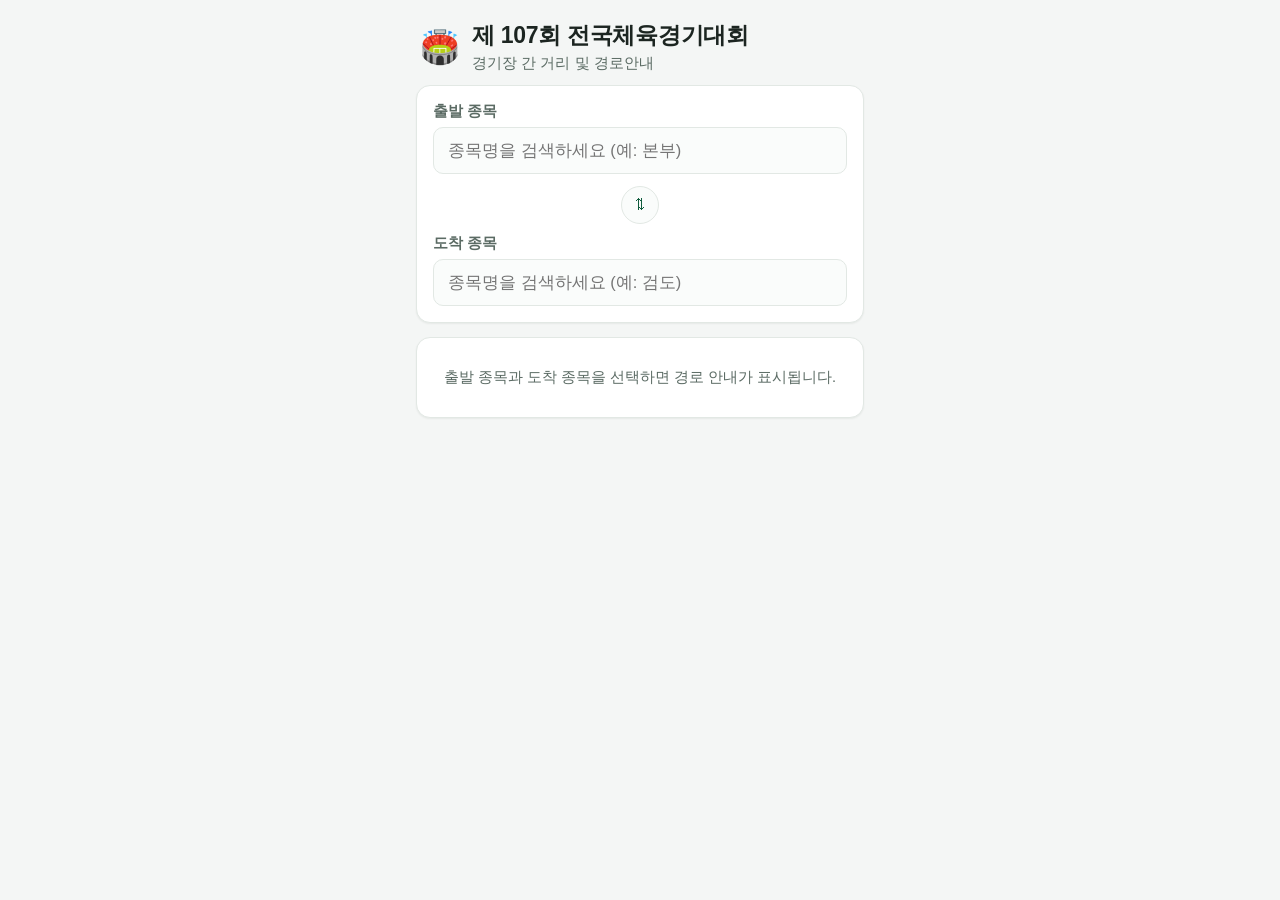
<file: index.html>
<!doctype html>
<html lang="ko">
<head>
<meta charset="UTF-8" />
<meta name="viewport" content="width=device-width, initial-scale=1, viewport-fit=cover, maximum-scale=1" />
<title>제 107회 전국체육경기대회</title>
<meta name="description" content="제 107회 전국체육경기대회 경기장 간 거리 및 경로안내" />

<link rel="manifest" href="manifest.webmanifest" />
<meta name="theme-color" content="#105c3d" />
<link rel="icon" href="icons/icon-192.png" />
<link rel="apple-touch-icon" href="icons/icon-192.png" />
<meta name="apple-mobile-web-app-capable" content="yes" />
<meta name="apple-mobile-web-app-status-bar-style" content="black-translucent" />
<meta name="apple-mobile-web-app-title" content="경기장 길찾기" />

<link rel="stylesheet" href="css/style.css" />
</head>
<body>
<div class="app">

  <header class="top">
    <div class="emoji">🏟️</div>
    <div>
      <h1>제 107회 전국체육경기대회</h1>
      <p>경기장 간 거리 및 경로안내</p>
    </div>
  </header>

  <div id="installBanner" class="install-banner">
    <div class="row">
      <div id="installMsg">홈 화면에 추가하면 앱처럼 바로 실행할 수 있어요.</div>
    </div>
    <div class="row" style="margin-top:10px;">
      <button id="installBtn" style="display:none;">홈 화면에 추가</button>
      <button class="dismiss" id="installDismiss">닫기</button>
    </div>
  </div>

  <div class="card">
    <div class="field">
      <label for="fromInput">출발 종목</label>
      <div class="combo" id="fromCombo">
        <input id="fromInput" type="text" placeholder="종목명을 검색하세요 (예: 본부)" autocomplete="off" />
        <button type="button" class="clear-btn" data-target="from">✕</button>
        <div class="dropdown" id="fromDropdown"></div>
      </div>
    </div>

    <div class="swap-row">
      <button type="button" class="swap-btn" id="swapBtn" title="출발/도착 바꾸기">⇅</button>
    </div>

    <div class="field">
      <label for="toInput">도착 종목</label>
      <div class="combo" id="toCombo">
        <input id="toInput" type="text" placeholder="종목명을 검색하세요 (예: 검도)" autocomplete="off" />
        <button type="button" class="clear-btn" data-target="to">✕</button>
        <div class="dropdown" id="toDropdown"></div>
      </div>
    </div>
  </div>

  <div id="resultArea"></div>

</div>

<script src="js/data.js"></script>
<script src="js/app.js"></script>
<script>
if ('serviceWorker' in navigator) {
  window.addEventListener('load', () => {
    navigator.serviceWorker.register('sw.js').catch(() => {});
  });
}
</script>
</body>
</html>
</file>
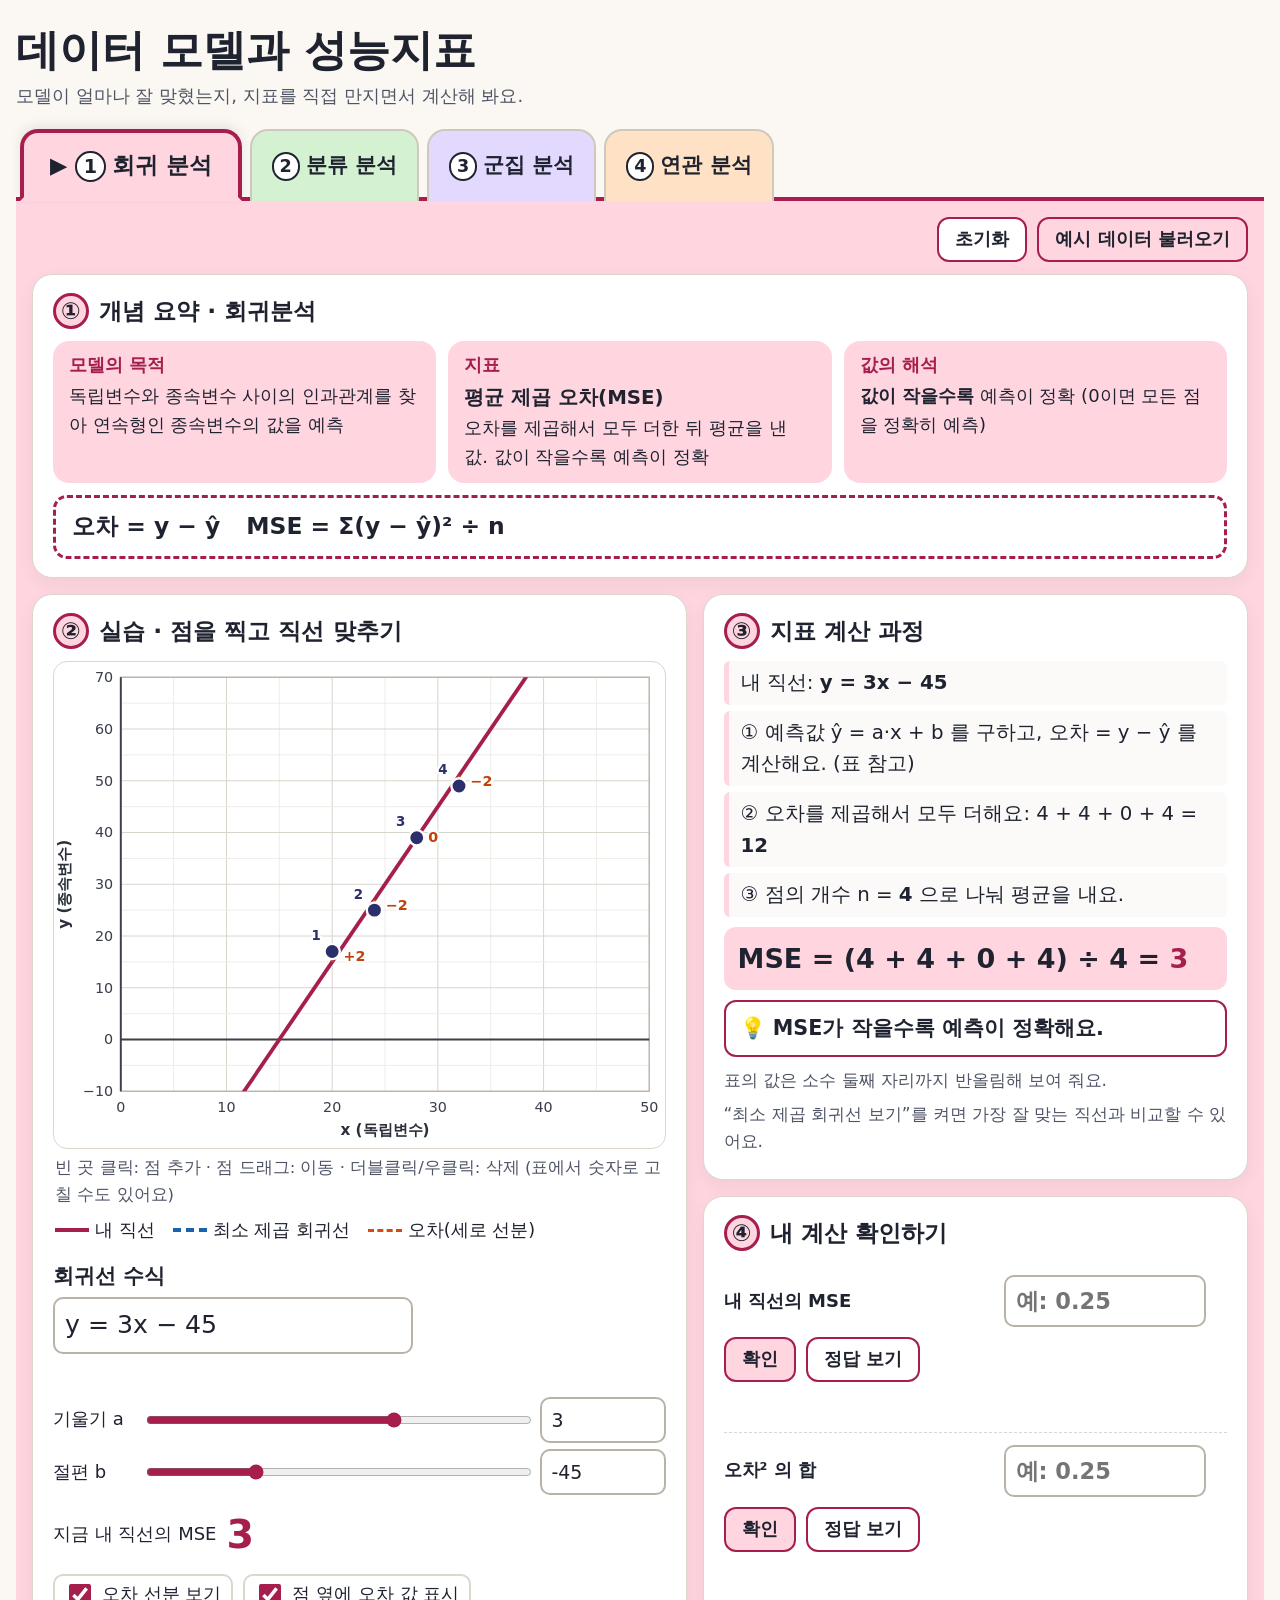
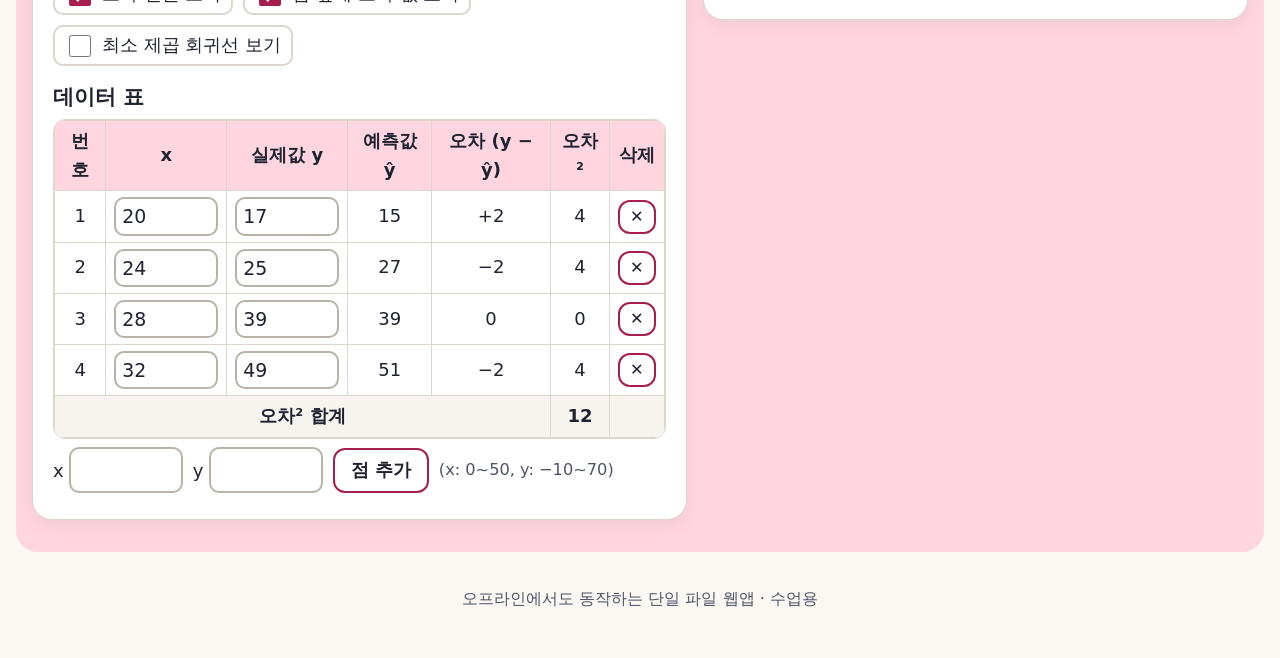
<file: data-metrics/index.html>
<!doctype html>
<html lang="ko">
<head>
<meta charset="utf-8">
<meta name="viewport" content="width=device-width, initial-scale=1">
<title>데이터 모델과 성능지표</title>
<meta name="description" content="회귀·분류·군집·연관 분석의 성능지표(MSE, 정확도, 실루엣 계수, 지지도·신뢰도·향상도)를 직접 만지며 배우는 수업용 웹앱">
<style>
:root{
  --bg:#fbf8f3; --card:#ffffff; --ink:#1f2330; --muted:#4f5566; --line:#dcd6cd;
  --reg:#FFD6E0; --reg-d:#a61e4d;
  --cls:#D4F2D2; --cls-d:#2b6a2f;
  --clu:#E3D9FF; --clu-d:#5f3dc4;
  --asc:#FFE2C6; --asc-d:#a84300;
  --good:#1b6e2f; --bad:#b42318; --focus:#1c4fd8;
  --accent:var(--reg-d); --tint:var(--reg);
}
body[data-tab="reg"]{--accent:var(--reg-d);--tint:var(--reg)}
body[data-tab="cls"]{--accent:var(--cls-d);--tint:var(--cls)}
body[data-tab="clu"]{--accent:var(--clu-d);--tint:var(--clu)}
body[data-tab="asc"]{--accent:var(--asc-d);--tint:var(--asc)}
*{box-sizing:border-box}
html{font-size:18px}
body{margin:0;background:var(--bg);color:var(--ink);line-height:1.6;
  font-family:"Pretendard","Noto Sans KR","Apple SD Gothic Neo","Malgun Gothic",system-ui,sans-serif}
.wrap{max-width:1320px;margin:0 auto;padding:16px}
h1,h2,h3,h4{line-height:1.3}
header.top{margin:6px 0 14px}
header.top h1{font-size:clamp(1.6rem,3.4vw,2.4rem);margin:0}
header.top p{margin:4px 0 0;color:var(--muted)}

/* 탭 */
.tabs{display:flex;gap:8px;flex-wrap:wrap;border-bottom:4px solid var(--accent);padding:0 4px}
.tab{font:inherit;font-size:1.15rem;font-weight:700;color:var(--ink);cursor:pointer;
  padding:12px 20px;border:2px solid #cfc8bd;border-bottom:none;border-radius:18px 18px 0 0;
  position:relative;top:4px}
.tab[data-t="reg"]{background:var(--reg)} .tab[data-t="cls"]{background:var(--cls)}
.tab[data-t="clu"]{background:var(--clu)} .tab[data-t="asc"]{background:var(--asc)}
.tab[aria-selected="true"]{border:4px solid var(--accent);border-bottom:4px solid var(--tint);
  padding:14px 26px;font-size:1.25rem;box-shadow:0 -4px 12px rgba(0,0,0,.08);z-index:1}
.tab[aria-selected="true"]::before{content:"▶ "}
.tab .tn{display:inline-block;min-width:1.6em;height:1.6em;border-radius:50%;background:#fff;
  border:2px solid currentColor;text-align:center;line-height:1.45em;margin-right:6px;font-size:.85em}
.panel{background:var(--tint);border-radius:0 0 22px 22px;padding:16px;margin-bottom:24px}
.panel[hidden]{display:none}

/* 카드 */
.card{background:var(--card);border-radius:20px;padding:18px 20px;margin-bottom:16px;
  border:1px solid var(--line);box-shadow:0 6px 18px rgba(0,0,0,.05)}
.sec-title{display:flex;align-items:center;gap:10px;font-size:1.3rem;margin:0 0 12px}
.badge{display:inline-grid;place-items:center;width:36px;height:36px;border-radius:50%;
  background:var(--tint);border:3px solid var(--accent);font-weight:800;flex:none}
.toolbar{display:flex;gap:10px;flex-wrap:wrap;justify-content:flex-end;margin:0 0 12px}
.grid2{display:grid;grid-template-columns:minmax(0,1.2fr) minmax(0,1fr);gap:16px;align-items:start}
@media (max-width:1000px){.grid2{grid-template-columns:minmax(0,1fr)}}
.concept{display:grid;grid-template-columns:repeat(3,minmax(0,1fr));gap:12px}
@media (max-width:860px){.concept{grid-template-columns:minmax(0,1fr)}}
.cbox{background:var(--tint);border-radius:16px;padding:12px 16px}
.cbox h4{margin:0 0 6px;font-size:1rem;color:var(--accent)}
.cbox p{margin:0}
.cbox .metric-name{font-weight:800;font-size:1.1rem}
.formula-strip{font-size:1.3rem;font-weight:800;margin-top:12px;padding:10px 16px;
  border:3px dashed var(--accent);border-radius:14px;background:#fff;display:flex;flex-wrap:wrap;gap:6px 26px}
h3.sub{font-size:1.15rem;margin:18px 0 8px}
h3.sub:first-child{margin-top:0}
.muted{color:var(--muted)}
.small{font-size:.9rem}
.note{font-size:.95rem;color:var(--muted);margin:6px 0}

/* 버튼·입력 */
.btn{font:inherit;font-weight:700;min-height:44px;padding:6px 16px;border-radius:12px;
  border:2px solid var(--accent);background:#fff;color:var(--ink);cursor:pointer}
.btn.primary{background:var(--tint)}
.btn:hover{background:#f6f3ee}
.btn.primary:hover{filter:brightness(.97)}
.btn.tiny{min-height:34px;padding:2px 10px;font-size:.9rem}
.btn:disabled{opacity:.5;cursor:not-allowed}
:focus-visible{outline:4px solid var(--focus);outline-offset:2px}
input[type=text],input[type=number],select{font:inherit;font-size:1.05rem;padding:6px 10px;
  border:2px solid #b9b2a6;border-radius:10px;background:#fff;color:var(--ink);min-height:44px}
input[type=range]{width:100%;accent-color:var(--accent);height:32px}
input[type=checkbox]{width:22px;height:22px;accent-color:var(--accent);vertical-align:middle}
.row{display:flex;flex-wrap:wrap;gap:10px;align-items:center;margin:8px 0}
.slider-row{display:grid;grid-template-columns:4.5em minmax(0,1fr) 7em;gap:10px;align-items:center;margin:6px 0}
.slider-row input[type=number]{width:100%}
.switch{display:inline-flex;align-items:center;gap:8px;cursor:pointer;padding:4px 10px;border-radius:10px;
  background:#fff;border:2px solid var(--line)}
.err{color:var(--bad);font-weight:700;min-height:1.6em;margin:4px 0}
.okmsg{color:var(--good);font-weight:700}
.formula-input{font-size:1.4rem !important;font-weight:700;width:min(100%,360px)}
.sr-only{position:absolute;width:1px;height:1px;padding:0;margin:-1px;overflow:hidden;clip:rect(0,0,0,0);border:0}

/* 표 */
.tablewrap{overflow:auto;border-radius:12px;border:1px solid var(--line);background:#fff}
.tablewrap.tall{max-height:460px}
table.data{border-collapse:collapse;width:100%;font-size:1rem}
table.data th,table.data td{border:1px solid var(--line);padding:6px 8px;text-align:center}
table.data thead th{background:var(--tint);position:sticky;top:0;z-index:1}
table.data tfoot td{background:#f7f4ef;font-weight:800}
table.data td input[type=number]{width:5.5em;min-height:38px;padding:2px 6px}
table.data tr.sel td{background:#fff6c7}
table.data tr.clickable{cursor:pointer}
table.data tr.clickable:hover td{background:#faf6ee}
.th-btn{font:inherit;font-weight:800;background:none;border:none;cursor:pointer;color:var(--ink);padding:2px 4px}

/* 계산 과정 */
.calc .step{font-size:1.1rem;margin:6px 0;padding:6px 12px;border-left:5px solid var(--tint);background:#fbfaf8;border-radius:6px}
.calc .big{font-size:1.5rem;font-weight:800;margin:10px 0;padding:10px 14px;background:var(--tint);border-radius:12px;word-break:break-word}
.calc .big b,.hl{color:var(--accent)}
.interp{font-size:1.15rem;font-weight:700;margin:10px 0;padding:10px 14px;border-radius:12px;background:#fff;border:2px solid var(--accent)}
.meter{font-size:2.2rem;font-weight:900;color:var(--accent)}
.bars .bar{display:grid;grid-template-columns:8.5em minmax(0,1fr) 5em;gap:8px;align-items:center;margin:6px 0}
.bars .track{background:#f0ece6;border-radius:8px;height:26px;overflow:hidden}
.bars .fill{height:100%;border-radius:8px}

/* 그래프 */
svg.plot{width:100%;height:auto;background:#fff;border-radius:14px;border:1px solid var(--line);
  touch-action:none;user-select:none;-webkit-user-select:none;display:block}
.g-minor{stroke:#efece7;stroke-width:1}
.g-major{stroke:#d8d3cb;stroke-width:1}
.axis{stroke:#3a3f4b;stroke-width:2}
.frame{fill:none;stroke:#bdb6aa;stroke-width:1.5}
.tick{font-size:15px;fill:#3a3f4b}
.axis-title{font-size:16px;font-weight:700;fill:#2a2f3a}
.halo{paint-order:stroke;stroke:#fff;stroke-width:5px;stroke-linejoin:round}
.hint-line{font-size:.92rem;color:var(--muted);margin:6px 2px}
/* 회귀 */
.my-line{stroke:#a61e4d;stroke-width:4}
.ls-line{stroke:#1864ab;stroke-width:3.5;stroke-dasharray:12 8}
.resid{stroke:#d9480f;stroke-width:3;stroke-dasharray:5 4}
.pt .dot{fill:#2b2f6b;stroke:#fff;stroke-width:2.5}
.pt .hit{fill:transparent;cursor:grab}
.pt-num{font-size:14px;font-weight:800;fill:#2b2f6b;pointer-events:none}
.err-lbl{font-size:15px;font-weight:800;fill:#c2410c;pointer-events:none}
.legend{display:flex;flex-wrap:wrap;gap:6px 18px;margin:8px 2px;font-size:.98rem}
.legend span{display:inline-flex;align-items:center;gap:6px}
.sw{display:inline-block;width:34px;height:0;border-top:4px solid}
/* 분류 */
.mark-group{display:inline-flex;gap:6px}
.mark-group label{display:inline-flex;align-items:center;gap:4px;padding:4px 10px;border:2px solid #b9b2a6;
  border-radius:10px;cursor:pointer;font-weight:800;background:#fff}
.mark-group input{position:absolute;opacity:0;width:1px;height:1px}
.mark-group input:checked + span{color:#fff}
.mark-group label:has(input:checked){background:var(--accent);border-color:var(--accent);color:#fff}
.mark-group label:has(input:focus-visible){outline:4px solid var(--focus);outline-offset:2px}
.flag{font-weight:800}
.flag.bad{color:var(--bad)} .flag.good{color:var(--good)}
.pred-btn{font:inherit;font-weight:700;background:#fff;border:2px dashed #9a9285;border-radius:10px;padding:2px 10px;cursor:pointer;min-height:36px}
details.deep{background:#fff;border-radius:18px;border:2px solid var(--accent);padding:12px 18px}
details.deep summary{font-weight:800;font-size:1.15rem;cursor:pointer}
.defect-grid{display:grid;grid-template-columns:repeat(20,minmax(0,1fr));gap:3px;max-width:560px;margin:10px 0}
.defect-grid span{aspect-ratio:1;display:grid;place-items:center;font-size:.8rem;border-radius:4px;background:#e7f5e6;color:#2b6a2f}
.defect-grid span.bad{background:#ffe0d6;color:#b42318;font-weight:900}
/* 군집 */
.phase{display:flex;flex-wrap:wrap;gap:8px;margin:8px 0}
.phase span{padding:4px 12px;border-radius:999px;border:2px solid #b9b2a6;background:#fff;font-weight:700}
.phase span.on{background:var(--accent);color:#fff;border-color:var(--accent)}
.phase span.done{border-color:var(--good);color:var(--good)}
.clu-legend{display:flex;flex-wrap:wrap;gap:8px}
.clu-legend .chip{display:inline-flex;align-items:center;gap:6px;padding:4px 12px;border-radius:999px;background:#fff;border:2px solid var(--line);font-weight:700}
.sil-same{stroke-width:2.2;stroke-dasharray:6 4}
.sil-other{stroke:#495057;stroke-width:2;stroke-dasharray:2 4}
.dist-lbl{font-size:13px;font-weight:700;pointer-events:none}
.msgbox{padding:10px 14px;border-radius:12px;background:#fff;border:2px solid var(--line);font-weight:700;margin:8px 0}
.msgbox.warn{border-color:var(--bad);color:var(--bad)}
/* 연관 */
.rule-pick{display:flex;flex-wrap:wrap;gap:10px;align-items:center;font-size:1.25rem;font-weight:800}
.rule-pick select{font-size:1.2rem;font-weight:800}
/* 확인하기 */
.chk-row{display:flex;flex-wrap:wrap;gap:10px;align-items:center;padding:12px 0;border-bottom:1px dashed var(--line)}
.chk-row:last-child{border-bottom:none}
.chk-row > label{min-width:15em;font-weight:800}
.chk-row input[type=text]{width:9em;font-size:1.25rem;font-weight:700}
.fb{font-weight:800;font-size:1.1rem;min-height:1.4em;flex-basis:100%}
.fb.ok{color:var(--good)} .fb.no{color:var(--bad)}
.hintbox,.ansbox{flex-basis:100%;padding:8px 12px;border-radius:10px}
.hintbox{background:#fff8db;border:1px solid #e9cf6a}
.ansbox{background:#eef4ff;border:1px solid #9db8ef;font-weight:800}
.practice{background:#fbfaf8;border:2px dashed var(--line);border-radius:14px;padding:12px 16px;margin-top:12px}
.practice .row label{display:inline-flex;align-items:center;gap:6px}
.practice input[type=number]{width:6.5em}
footer{color:var(--muted);font-size:.9rem;text-align:center;padding:10px 0 30px}
</style>
</head>
<body data-tab="reg">
<div class="wrap">
<header class="top">
  <h1>데이터 모델과 성능지표</h1>
  <p>모델이 얼마나 잘 맞혔는지, 지표를 직접 만지면서 계산해 봐요.</p>
</header>

<div class="tabs" role="tablist" aria-label="분석 종류">
  <button class="tab" role="tab" id="tab-reg" data-t="reg" aria-controls="panel-reg" aria-selected="true"><span class="tn">1</span>회귀 분석</button>
  <button class="tab" role="tab" id="tab-cls" data-t="cls" aria-controls="panel-cls" aria-selected="false" tabindex="-1"><span class="tn">2</span>분류 분석</button>
  <button class="tab" role="tab" id="tab-clu" data-t="clu" aria-controls="panel-clu" aria-selected="false" tabindex="-1"><span class="tn">3</span>군집 분석</button>
  <button class="tab" role="tab" id="tab-asc" data-t="asc" aria-controls="panel-asc" aria-selected="false" tabindex="-1"><span class="tn">4</span>연관 분석</button>
</div>

<!-- ===================== 1. 회귀 ===================== -->
<section class="panel" role="tabpanel" id="panel-reg" aria-labelledby="tab-reg">
  <div class="toolbar">
    <button class="btn" type="button" id="regReset">초기화</button>
    <button class="btn primary" type="button" id="regExample">예시 데이터 불러오기</button>
  </div>
  <div class="card">
    <h2 class="sec-title"><span class="badge">①</span>개념 요약 · 회귀분석</h2>
    <div class="concept">
      <div class="cbox"><h4>모델의 목적</h4><p>독립변수와 종속변수 사이의 인과관계를 찾아 연속형인 종속변수의 값을 예측</p></div>
      <div class="cbox"><h4>지표</h4><p class="metric-name">평균 제곱 오차(MSE)</p><p>오차를 제곱해서 모두 더한 뒤 평균을 낸 값. 값이 작을수록 예측이 정확</p></div>
      <div class="cbox"><h4>값의 해석</h4><p><b>값이 작을수록</b> 예측이 정확 (0이면 모든 점을 정확히 예측)</p></div>
    </div>
    <div class="formula-strip"><span>오차 = y − ŷ</span><span>MSE = Σ(y − ŷ)² ÷ n</span></div>
  </div>

  <div class="grid2">
    <div class="card">
      <h2 class="sec-title"><span class="badge">②</span>실습 · 점을 찍고 직선 맞추기</h2>
      <svg class="plot" id="regSvg" viewBox="0 0 640 510" role="img" aria-label="회귀 좌표평면. 점과 회귀선, 오차 선분이 표시됩니다."></svg>
      <p class="hint-line">빈 곳 클릭: 점 추가 · 점 드래그: 이동 · 더블클릭/우클릭: 삭제 (표에서 숫자로 고칠 수도 있어요)</p>
      <div class="legend">
        <span><i class="sw" style="border-color:#a61e4d"></i>내 직선</span>
        <span><i class="sw" style="border-top-style:dashed;border-color:#1864ab"></i>최소 제곱 회귀선</span>
        <span><i class="sw" style="border-top:3px dashed #d9480f"></i>오차(세로 선분)</span>
      </div>

      <h3 class="sub"><label for="regFormula">회귀선 수식</label></h3>
      <div class="row">
        <input type="text" id="regFormula" class="formula-input" autocomplete="off" spellcheck="false" aria-describedby="regFormulaMsg" placeholder="예: y = 3x − 45">
      </div>
      <div id="regFormulaMsg" class="err" aria-live="polite"></div>
      <div class="slider-row">
        <label for="regA">기울기 a</label>
        <input type="range" id="regA" min="-10" max="10" step="0.05">
        <input type="number" id="regAN" step="0.05" aria-label="기울기 a 숫자 입력">
      </div>
      <div class="slider-row">
        <label for="regB">절편 b</label>
        <input type="range" id="regB" min="-100" max="100" step="0.5">
        <input type="number" id="regBN" step="0.5" aria-label="절편 b 숫자 입력">
      </div>
      <div class="row" aria-live="polite">
        <span>지금 내 직선의 MSE</span><span class="meter" id="regLive">—</span><span id="regTrend" class="muted"></span>
      </div>
      <div class="row">
        <label class="switch"><input type="checkbox" id="regShowRes" checked> 오차 선분 보기</label>
        <label class="switch"><input type="checkbox" id="regShowLbl" checked> 점 옆에 오차 값 표시</label>
        <label class="switch"><input type="checkbox" id="regShowLS"> 최소 제곱 회귀선 보기</label>
      </div>

      <h3 class="sub">데이터 표</h3>
      <div class="tablewrap tall">
        <table class="data">
          <thead><tr><th>번호</th><th>x</th><th>실제값 y</th><th>예측값 ŷ</th><th>오차 (y − ŷ)</th><th>오차²</th><th>삭제</th></tr></thead>
          <tbody id="regTbody"></tbody>
          <tfoot><tr><td colspan="5">오차² 합계</td><td id="regSumCell">0</td><td></td></tr></tfoot>
        </table>
      </div>
      <div class="row">
        <label>x <input type="number" id="regAddX" step="any" style="width:6em"></label>
        <label>y <input type="number" id="regAddY" step="any" style="width:6em"></label>
        <button class="btn" type="button" id="regAddBtn">점 추가</button>
        <span class="small muted">(x: 0~50, y: −10~70)</span>
      </div>
    </div>

    <div>
      <div class="card calc">
        <h2 class="sec-title"><span class="badge">③</span>지표 계산 과정</h2>
        <div id="regCalc"></div>
        <div id="regCompare"></div>
      </div>
      <div class="card">
        <h2 class="sec-title"><span class="badge">④</span>내 계산 확인하기</h2>
        <div id="regCheck"></div>
      </div>
    </div>
  </div>
</section>

<!-- ===================== 2. 분류 ===================== -->
<section class="panel" role="tabpanel" id="panel-cls" aria-labelledby="tab-cls" hidden>
  <div class="toolbar">
    <button class="btn" type="button" id="clsReset">초기화</button>
    <button class="btn primary" type="button" id="clsExample">예시 데이터 불러오기</button>
  </div>
  <div class="card">
    <h2 class="sec-title"><span class="badge">①</span>개념 요약 · 분류 분석</h2>
    <div class="concept">
      <div class="cbox"><h4>모델의 목적</h4><p>미리 정해 둔 그룹 중 어느 그룹에 데이터가 속하는지 범주형 종속변수 값을 예측</p></div>
      <div class="cbox"><h4>지표</h4><p class="metric-name">정확도(Accuracy)</p><p>모델이 정확하게 예측한 데이터의 비율. 1에 가까울수록 예측이 정확</p></div>
      <div class="cbox"><h4>값의 해석</h4><p>0 ~ 1 사이 값. <b>1에 가까울수록</b> 예측이 정확</p></div>
    </div>
    <div class="formula-strip"><span>정확도 = 정확히 예측한 수 ÷ 전체 수</span></div>
  </div>

  <div class="grid2">
    <div class="card">
      <h2 class="sec-title"><span class="badge">②</span>실습 A · 직접 채점하기</h2>
      <p class="note">실제값과 모델의 예측값을 비교해 각 행에 <b>O(맞음)</b> 또는 <b>X(틀림)</b>를 체크하세요. 예측값 칸을 누르면 예측을 바꿔 볼 수 있어요.</p>
      <div class="tablewrap">
        <table class="data">
          <thead><tr><th>번호</th><th>메일 제목</th><th>실제값</th><th>모델 예측값</th><th>채점</th><th class="sr-col">점검</th></tr></thead>
          <tbody id="clsATbody"></tbody>
        </table>
      </div>
      <div class="row">
        <button class="btn" type="button" id="clsAVerify">내 채점 점검하기</button>
        <button class="btn" type="button" id="clsAClear">채점 지우기</button>
        <span id="clsAVerifyMsg" aria-live="polite" class="small"></span>
      </div>
    </div>
    <div class="card calc">
      <h2 class="sec-title"><span class="badge">③</span>계산 과정 (실습 A)</h2>
      <div id="clsACalc"></div>
    </div>
  </div>

  <div class="grid2">
    <div class="card">
      <h2 class="sec-title"><span class="badge">②</span>실습 B · 경계선으로 분류하기</h2>
      <p class="note">공부 시간과 게임 시간으로 합격(●)/불합격(▲)을 예측해요. 기준선을 움직여 정확도를 높여 보세요.</p>
      <svg class="plot" id="clsSvg" viewBox="0 0 620 480" role="img" aria-label="분류 산점도. 기준선과 각 점의 예측 결과(O, X)가 표시됩니다."></svg>
      <div class="legend">
        <span><svg width="20" height="20" aria-hidden="true"><circle cx="10" cy="10" r="7" fill="#1864ab"/></svg>실제 합격</span>
        <span><svg width="20" height="20" aria-hidden="true"><polygon points="10,2 18,17 2,17" fill="#c2410c"/></svg>실제 불합격</span>
        <span><b class="flag good">O</b> 예측 맞음</span><span><b class="flag bad">X</b> 예측 틀림</span>
        <span><i style="display:inline-block;width:22px;height:16px;background:#d0ebff;border:1px solid #74a9d8"></i>합격으로 예측하는 영역</span>
      </div>
      <p class="hint-line">빈 곳 클릭: 아래에서 고른 종류의 점 추가 · 더블클릭/우클릭: 삭제</p>
      <div class="slider-row"><label for="clsM">기울기</label><input type="range" id="clsM" min="-3" max="3" step="0.1"><input type="number" id="clsMN" step="0.1" aria-label="기준선 기울기 숫자 입력"></div>
      <div class="slider-row"><label for="clsC">절편</label><input type="range" id="clsC" min="-5" max="15" step="0.1"><input type="number" id="clsCN" step="0.1" aria-label="기준선 절편 숫자 입력"></div>
      <div class="row">
        <label class="switch"><input type="checkbox" id="clsFlip"> 기준선 위쪽을 합격으로 예측</label>
        <label>추가할 점: <select id="clsAddType"><option value="P">● 합격</option><option value="F">▲ 불합격</option></select></label>
      </div>
      <p class="big" id="clsLineText" style="font-weight:800"></p>
    </div>
    <div class="card calc">
      <h2 class="sec-title"><span class="badge">③</span>계산 과정 (실습 B)</h2>
      <div id="clsBCalc"></div>
    </div>
  </div>

  <div class="card">
    <h2 class="sec-title"><span class="badge">④</span>내 계산 확인하기</h2>
    <div id="clsCheck"></div>
  </div>

  <details class="deep">
    <summary>심화 · 정확도만 보면 충분할까? (정확도의 한계 생각해 보기)</summary>
    <p>공장에서 만든 제품 <b>100개</b> 중 <b>불량품은 5개</b>(▲)예요. 어떤 모델이 아무것도 확인하지 않고 <b>“모두 정상”</b>이라고 예측했어요.</p>
    <div class="defect-grid" id="defectGrid" aria-label="제품 100개 중 불량품 5개"></div>
    <div class="calc"><div class="big">정확도 = 95 ÷ 100 = <b>0.95</b></div></div>
    <p>정확도는 0.95로 아주 높아 보여요. 하지만 이 모델은 <b>불량품을 단 하나도 찾아내지 못했어요.</b></p>
    <ul>
      <li>이 모델을 공장에서 써도 될까요? 왜 그렇게 생각하나요?</li>
      <li>한쪽 그룹이 훨씬 많은 데이터(불균형 데이터)에서는 정확도가 왜 높게 나올까요?</li>
      <li>“불량품 중 몇 개를 찾았는가?”처럼 정확도 말고 함께 봐야 할 기준을 생각해 보세요. (예: 재현율, 정밀도)</li>
    </ul>
  </details>
</section>

<!-- ===================== 3. 군집 ===================== -->
<section class="panel" role="tabpanel" id="panel-clu" aria-labelledby="tab-clu" hidden>
  <div class="toolbar">
    <button class="btn" type="button" id="cluReset">초기화</button>
    <button class="btn primary" type="button" id="cluExample">예시 데이터 불러오기</button>
  </div>
  <div class="card">
    <h2 class="sec-title"><span class="badge">①</span>개념 요약 · 군집 분석</h2>
    <div class="concept">
      <div class="cbox"><h4>모델의 목적</h4><p>비슷한 특성을 가진 데이터끼리 묶어 그룹화. 미리 정해 둔 분류 기준이 없으므로 군집된 데이터 사이의 거리를 기준으로 평가</p></div>
      <div class="cbox"><h4>지표</h4><p class="metric-name">실루엣 계수(Silhouette coefficient)</p><p>데이터가 자기 군집 안에서는 얼마나 가깝고, 다른 군집과는 얼마나 먼지를 나타내는 값. 1에 가까울수록 군집이 잘 형성됨</p></div>
      <div class="cbox"><h4>값의 해석</h4><p>−1 ~ 1 사이 값. <b>1에 가까울수록</b> 군집이 잘 형성됨, 0 근처면 군집 경계에 있음, 음수면 다른 군집에 더 가까움</p></div>
    </div>
    <div class="formula-strip"><span>aᵢ = 같은 군집 다른 점까지 평균 거리</span><span>bᵢ = 가장 가까운 다른 군집 점들까지 평균 거리</span><span>Sᵢ = (bᵢ − aᵢ) ÷ max(aᵢ, bᵢ)</span></div>
  </div>

  <div class="grid2">
    <div class="card">
      <h2 class="sec-title"><span class="badge">②</span>실습 · k-평균으로 군집 만들기</h2>
      <div class="row">
        <label for="cluDataset">예시 데이터</label>
        <select id="cluDataset">
          <option value="three">뚜렷하게 3묶음</option>
          <option value="two">뚜렷하게 2묶음</option>
          <option value="mixed">애매하게 섞인 데이터</option>
        </select>
        <button class="btn" type="button" id="cluLoad">불러오기</button>
      </div>
      <div class="slider-row">
        <label for="cluK">군집 수 k</label>
        <input type="range" id="cluK" min="2" max="6" step="1" value="3">
        <input type="number" id="cluKN" min="2" max="6" step="1" value="3" aria-label="군집 수 k 숫자 입력">
      </div>
      <div class="row">
        <button class="btn primary" type="button" id="cluStep">한 단계씩 실행</button>
        <button class="btn primary" type="button" id="cluRun">끝까지 실행</button>
        <button class="btn" type="button" id="cluReinit">초기 중심 다시 뽑기</button>
      </div>
      <div class="phase" id="cluPhase" aria-label="k-평균 진행 단계"></div>
      <div class="msgbox" id="cluMsg" aria-live="polite"></div>
      <svg class="plot" id="cluSvg" viewBox="0 0 560 540" role="img" aria-label="군집 산점도. 군집별로 색과 모양이 다릅니다."></svg>
      <p class="hint-line">점 클릭: 그 점의 실루엣 계산 보기 · 빈 곳 클릭: 점 추가 · 더블클릭/우클릭: 삭제</p>
      <div class="row">
        <label class="switch"><input type="checkbox" id="cluAddMode" checked> 빈 곳 클릭으로 점 추가</label>
        <label class="switch"><input type="checkbox" id="cluDistLbl" checked> 거리 숫자 표시</label>
        <label>선택한 점 <select id="cluSel"></select></label>
      </div>
      <div class="clu-legend" id="cluLegend"></div>
    </div>
    <div>
      <div class="card calc">
        <h2 class="sec-title"><span class="badge">③</span>실루엣 계수 계산 과정</h2>
        <div id="cluCalc"></div>
        <div class="practice">
          <h3 class="sub">aᵢ, bᵢ를 넣어 Sᵢ 계산해 보기</h3>
          <div class="row">
            <label>aᵢ <input type="number" id="silA" value="4" step="any" min="0"></label>
            <label>bᵢ <input type="number" id="silB" value="10" step="any" min="0"></label>
          </div>
          <div id="silOut" class="big" aria-live="polite"></div>
        </div>
      </div>
      <div class="card">
        <h3 class="sub" style="margin-top:0">k에 따른 평균 실루엣 계수 비교</h3>
        <svg class="plot" id="cluChart" viewBox="0 0 520 290" role="img" aria-label="k = 2부터 6까지 평균 실루엣 계수 막대 그래프"></svg>
        <p class="note" id="cluChartNote"></p>
      </div>
    </div>
  </div>
  <div class="card">
    <h2 class="sec-title"><span class="badge">④</span>내 계산 확인하기</h2>
    <div id="cluCheck"></div>
  </div>
</section>

<!-- ===================== 4. 연관 ===================== -->
<section class="panel" role="tabpanel" id="panel-asc" aria-labelledby="tab-asc" hidden>
  <div class="toolbar">
    <button class="btn" type="button" id="ascReset">초기화</button>
    <button class="btn primary" type="button" id="ascExample">예시 데이터 불러오기</button>
  </div>
  <div class="card">
    <h2 class="sec-title"><span class="badge">①</span>개념 요약 · 연관 분석</h2>
    <div class="concept">
      <div class="cbox"><h4>모델의 목적</h4><p>데이터 내에서 항목 간의 관계와 연관성을 발견. 발견된 규칙의 유용성 판단을 통해 항목 간 연관성을 측정</p></div>
      <div class="cbox"><h4>지표</h4>
        <p><b>지지도(support)</b>: 데이터 집합에서 규칙이 얼마나 자주 발생하는지</p>
        <p><b>신뢰도(confidence)</b>: 규칙이 성립했을 때 그 규칙이 맞을 확률</p>
        <p><b>향상도(lift)</b>: 규칙이 얼마나 유용한지. 1보다 크면 두 항목 사이에 관련성이 높음</p></div>
      <div class="cbox"><h4>값의 해석</h4><p>향상도 &gt; 1: 관련성이 높음<br>향상도 = 1: 서로 관련 없음<br>향상도 &lt; 1: 함께 사는 경우가 오히려 적음</p></div>
    </div>
    <div class="formula-strip">
      <span>지지도 = (A와 B가 함께 나온 횟수) ÷ (전체 횟수)</span>
      <span>신뢰도 = (A와 B가 함께 나온 횟수) ÷ (A가 나온 횟수)</span>
      <span>향상도 = 신뢰도 ÷ (B가 나올 확률)</span>
    </div>
  </div>

  <div class="grid2">
    <div class="card">
      <h2 class="sec-title"><span class="badge">②</span>실습 · 장바구니 데이터</h2>
      <p class="note">체크박스로 거래(행)마다 산 상품을 고쳐 보세요.</p>
      <div class="tablewrap tall">
        <table class="data" id="ascTable">
          <thead id="ascThead"></thead>
          <tbody id="ascTbody"></tbody>
          <tfoot id="ascTfoot"></tfoot>
        </table>
      </div>
      <div class="row"><button class="btn" type="button" id="ascAdd">거래 추가</button><span id="ascCount" class="muted"></span></div>

      <h3 class="sub">규칙 만들기</h3>
      <div class="rule-pick">
        <span>[</span><select id="ascA" aria-label="앞부분 상품 A"></select><span>] →</span>
        <span>[</span><select id="ascB" aria-label="뒷부분 상품 B"></select><span>]</span>
      </div>
      <p class="note">“A를 사면 B도 산다”라는 규칙이에요.</p>

      <h3 class="sub">A, B, A∩B 횟수 보기</h3>
      <svg class="plot" id="ascVenn" viewBox="0 0 440 250" role="img" aria-label="A와 B의 벤 다이어그램"></svg>
      <div class="bars" id="ascBars"></div>
    </div>
    <div>
      <div class="card calc">
        <h2 class="sec-title"><span class="badge">③</span>지표 계산 과정</h2>
        <div id="ascCalc"></div>
        <div class="practice">
          <h3 class="sub">횟수만 넣어 계산해 보기</h3>
          <div class="row">
            <label>전체 횟수 <input type="number" id="pN" value="200" min="1" step="1"></label>
            <label>A 횟수 <input type="number" id="pA" value="50" min="0" step="1"></label>
            <label>B 횟수 <input type="number" id="pB" value="40" min="0" step="1"></label>
            <label>A와 B 함께 <input type="number" id="pAB" value="20" min="0" step="1"></label>
          </div>
          <div id="pOut" aria-live="polite"></div>
        </div>
      </div>
      <div class="card">
        <h2 class="sec-title"><span class="badge">④</span>내 계산 확인하기</h2>
        <div id="ascCheck"></div>
      </div>
    </div>
  </div>

  <div class="card">
    <h3 class="sub" style="margin-top:0">모든 1:1 규칙 표 <span class="small muted">(행을 누르면 위 계산 과정으로 연결돼요)</span></h3>
    <div class="row">
      <label class="switch"><input type="checkbox" id="ascHideZero" checked> 함께 나온 적 없는 규칙 숨기기</label>
      <span class="small muted">정렬: 열 제목을 누르세요</span>
    </div>
    <div class="tablewrap tall">
      <table class="data">
        <thead><tr>
          <th aria-sort="none" data-k="rule"><button class="th-btn" type="button" data-k="rule">규칙 A → B</button></th>
          <th aria-sort="none" data-k="nAB"><button class="th-btn" type="button" data-k="nAB">함께 나온 횟수</button></th>
          <th aria-sort="none" data-k="sup"><button class="th-btn" type="button" data-k="sup">지지도</button></th>
          <th aria-sort="none" data-k="conf"><button class="th-btn" type="button" data-k="conf">신뢰도</button></th>
          <th aria-sort="none" data-k="lift"><button class="th-btn" type="button" data-k="lift">향상도</button></th>
        </tr></thead>
        <tbody id="ascRules"></tbody>
      </table>
    </div>
  </div>
</section>

<footer>오프라인에서도 동작하는 단일 파일 웹앱 · 수업용</footer>
</div>

<script>
'use strict';
/* =========================================================
   공통 도우미
   ========================================================= */
const $ = (sel, root = document) => root.querySelector(sel);
const SVGNS = 'http://www.w3.org/2000/svg';

function setAttrs(e, attrs) {
  for (const [k, v] of Object.entries(attrs || {})) {
    if (v == null || v === false) continue;
    if (k === 'text') e.textContent = v;
    else if (k === 'html') e.innerHTML = v;
    else if (k.startsWith('on') && typeof v === 'function') e.addEventListener(k.slice(2), v);
    else e.setAttribute(k, v === true ? '' : v);
  }
}
function h(tag, attrs, ...kids) {
  const e = document.createElement(tag); setAttrs(e, attrs);
  kids.flat().forEach(k => { if (k != null && k !== false) e.append(k.nodeType ? k : String(k)); });
  return e;
}
function s(tag, attrs, ...kids) {
  const e = document.createElementNS(SVGNS, tag); setAttrs(e, attrs);
  kids.flat().forEach(k => { if (k != null && k !== false) e.append(k.nodeType ? k : String(k)); });
  return e;
}
const clamp = (v, a, b) => Math.min(b, Math.max(a, v));
const avg = arr => arr.length ? arr.reduce((p, q) => p + q, 0) / arr.length : 0;

/** 숫자를 소수 d자리까지 반올림해 보기 좋게 표시 (음수는 유니코드 −) */
function fmt(x, d = 2) {
  if (x == null || !isFinite(x)) return '—';
  let r = Math.round(x * 10 ** d) / 10 ** d;
  if (Object.is(r, -0) || r === 0) r = 0;
  return (r < 0 ? '−' : '') + String(Math.abs(r));
}
const fmtSigned = (x, d = 2) => { const t = fmt(x, d); return (t !== '0' && t[0] !== '−') ? '+' + t : t; };

/** 학생 입력 숫자 해석: 0.7, .7, 7/10, 70%, −0.3 등 (eval 사용 안 함) */
function parseNum(str) {
  let t = String(str).trim().replace(/[−–—]/g, '-').replace(/÷/g, '/').replace(/,/g, '').replace(/\s+/g, '');
  let pct = false;
  if (t.endsWith('%')) { pct = true; t = t.slice(0, -1); }
  const m = t.match(/^([+-]?(?:\d+\.?\d*|\.\d+))(?:\/([+-]?(?:\d+\.?\d*|\.\d+)))?$/);
  if (!m) return null;
  let v = parseFloat(m[1]);
  if (m[2] !== undefined) { const d = parseFloat(m[2]); if (d === 0) return null; v /= d; }
  return pct ? v / 100 : v;
}

/** 시드가 있는 난수(예시 데이터를 항상 같게 만들기 위함) */
function makeRng(seed) {
  return function () {
    seed = (seed + 0x6D2B79F5) | 0;
    let t = Math.imul(seed ^ (seed >>> 15), 1 | seed);
    t = (t + Math.imul(t ^ (t >>> 7), 61 | t)) ^ t;
    return ((t ^ (t >>> 14)) >>> 0) / 4294967296;
  };
}
function gauss(r) { let u = 0, v = 0; while (u === 0) u = r(); while (v === 0) v = r(); return Math.sqrt(-2 * Math.log(u)) * Math.cos(2 * Math.PI * v); }

/* ---------- 좌표평면 그리기 ---------- */
function makePlot(box, dom) {
  return {
    box, dom,
    X: x => box.l + (x - dom.x0) / (dom.x1 - dom.x0) * (box.r - box.l),
    Y: y => box.b - (y - dom.y0) / (dom.y1 - dom.y0) * (box.b - box.t),
    iX: px => dom.x0 + (px - box.l) / (box.r - box.l) * (dom.x1 - dom.x0),
    iY: py => dom.y0 + (box.b - py) / (box.b - box.t) * (dom.y1 - dom.y0),
  };
}
function drawAxes(svg, p, o) {
  const { box, dom } = p, g = s('g', {});
  const isMajor = (v, step) => Math.abs(v / step - Math.round(v / step)) < 1e-9;
  for (let i = Math.ceil(dom.x0 / o.xs - 1e-9); i * o.xs <= dom.x1 + 1e-9; i++) {
    const x = i * o.xs, mj = isMajor(x, o.xl);
    g.append(s('line', { x1: p.X(x), x2: p.X(x), y1: box.t, y2: box.b, class: mj ? 'g-major' : 'g-minor' }));
    if (mj) g.append(s('text', { x: p.X(x), y: box.b + 22, 'text-anchor': 'middle', class: 'tick' }, fmt(x)));
  }
  for (let i = Math.ceil(dom.y0 / o.ys - 1e-9); i * o.ys <= dom.y1 + 1e-9; i++) {
    const y = i * o.ys, mj = isMajor(y, o.yl);
    g.append(s('line', { x1: box.l, x2: box.r, y1: p.Y(y), y2: p.Y(y), class: mj ? 'g-major' : 'g-minor' }));
    if (mj) g.append(s('text', { x: box.l - 8, y: p.Y(y) + 5, 'text-anchor': 'end', class: 'tick' }, fmt(y)));
  }
  g.append(s('rect', { x: box.l, y: box.t, width: box.r - box.l, height: box.b - box.t, class: 'frame' }));
  if (dom.y0 <= 0 && dom.y1 >= 0) g.append(s('line', { x1: box.l, x2: box.r, y1: p.Y(0), y2: p.Y(0), class: 'axis' }));
  if (dom.x0 <= 0 && dom.x1 >= 0) g.append(s('line', { x1: p.X(0), x2: p.X(0), y1: box.t, y2: box.b, class: 'axis' }));
  g.append(s('text', { x: (box.l + box.r) / 2, y: box.b + 46, 'text-anchor': 'middle', class: 'axis-title' }, o.xt));
  g.append(s('text', { x: 16, y: (box.t + box.b) / 2, 'text-anchor': 'middle', class: 'axis-title', transform: `rotate(-90 16 ${(box.t + box.b) / 2})` }, o.yt));
  svg.append(g);
}
function addClip(svg, id, box) {
  svg.append(s('defs', {}, s('clipPath', { id }, s('rect', { x: box.l, y: box.t, width: box.r - box.l, height: box.b - box.t }))));
}
/** 화면 좌표 → SVG 좌표 */
function svgPoint(svg, e) {
  const pt = svg.createSVGPoint(); pt.x = e.clientX; pt.y = e.clientY;
  return pt.matrixTransform(svg.getScreenCTM().inverse());
}
const inBox = (b, q) => q.x >= b.l && q.x <= b.r && q.y >= b.t && q.y <= b.b;

/** 모양 그리기(색에만 의존하지 않도록 군집·범주마다 모양을 다르게) */
function shapeEl(type, cx, cy, r, attrs) {
  const poly = pts => s('polygon', Object.assign({ points: pts.map(q => q.join(',')).join(' ') }, attrs));
  switch (type) {
    case 'square': return s('rect', Object.assign({ x: cx - r * .85, y: cy - r * .85, width: r * 1.7, height: r * 1.7 }, attrs));
    case 'triangle': return poly([[cx, cy - r * 1.2], [cx + r * 1.1, cy + r * .8], [cx - r * 1.1, cy + r * .8]]);
    case 'diamond': return poly([[cx, cy - r * 1.25], [cx + r * 1.1, cy], [cx, cy + r * 1.25], [cx - r * 1.1, cy]]);
    case 'invtri': return poly([[cx, cy + r * 1.2], [cx + r * 1.1, cy - r * .8], [cx - r * 1.1, cy - r * .8]]);
    case 'star': {
      const pts = [];
      for (let i = 0; i < 10; i++) { const rr = i % 2 ? r * .55 : r * 1.3, an = -Math.PI / 2 + i * Math.PI / 5; pts.push([cx + rr * Math.cos(an), cy + rr * Math.sin(an)]); }
      return poly(pts);
    }
    default: return s('circle', Object.assign({ cx, cy, r }, attrs));
  }
}

/* ---------- 내 계산 확인하기(공통) ----------
   items: [{id, label, get:()=>정답|null, hint:문자열|함수}]
   소수 둘째 자리 기준 반올림 오차(±0.01)를 허용 */
function makeChecker(root, items) {
  root.innerHTML = '';
  const answerViews = [];
  items.forEach(it => {
    const id = 'chk-' + it.id;
    const input = h('input', { type: 'text', id, inputmode: 'decimal', autocomplete: 'off', placeholder: '예: 0.25' });
    const fb = h('div', { class: 'fb', 'aria-live': 'polite' });
    const hintBox = h('div', { class: 'hintbox', hidden: true });
    const ansBox = h('div', { class: 'ansbox', hidden: true });
    const hintBtn = h('button', { class: 'btn', type: 'button', hidden: true }, '힌트 보기');
    const showAns = () => {
      const a = it.get();
      ansBox.textContent = (a == null || !isFinite(a)) ? '아직 계산할 수 있는 값이 없어요.'
        : `정답: ${fmt(a, 4)}  (소수 둘째 자리까지: ${fmt(a, 2)})`;
    };
    hintBtn.addEventListener('click', () => {
      hintBox.textContent = '💡 ' + (typeof it.hint === 'function' ? it.hint() : it.hint);
      hintBox.hidden = !hintBox.hidden;
    });
    const ansBtn = h('button', { class: 'btn', type: 'button' }, '정답 보기');
    ansBtn.addEventListener('click', () => { showAns(); ansBox.hidden = !ansBox.hidden; ansBtn.textContent = ansBox.hidden ? '정답 보기' : '정답 숨기기'; });
    const check = () => {
      const ans = it.get();
      const v = parseNum(input.value);
      fb.className = 'fb';
      if (ans == null || !isFinite(ans)) { fb.textContent = '먼저 실습 영역에서 데이터를 준비해 주세요.'; return; }
      if (v == null) { fb.textContent = '숫자를 입력해 주세요. (예: 0.7, 7/10)'; fb.classList.add('no'); return; }
      const ok = Math.abs(v - ans) <= 0.01 + 1e-9 || Math.abs(v - ans) <= Math.abs(ans) * 5e-4;
      if (ok) { fb.textContent = '✔ 정확해요!'; fb.classList.add('ok'); hintBtn.hidden = true; hintBox.hidden = true; }
      else { fb.textContent = '✖ 다시 계산해 볼까요? (힌트 보기를 눌러 보세요)'; fb.classList.add('no'); hintBtn.hidden = false; }
    };
    const okBtn = h('button', { class: 'btn primary', type: 'button', onclick: check }, '확인');
    input.addEventListener('keydown', e => { if (e.key === 'Enter') check(); });
    root.append(h('div', { class: 'chk-row' }, h('label', { for: id }, it.label), input, okBtn, hintBtn, ansBtn, fb, hintBox, ansBox));
    answerViews.push({ ansBox, showAns, fb });
  });
  // 데이터가 바뀌면 열려 있는 정답을 새 값으로 바꾸고 이전 채점 결과는 지움
  return { update() { answerViews.forEach(v => { if (!v.ansBox.hidden) v.showAns(); if (v.fb.classList.contains('ok') || v.fb.classList.contains('no')) { v.fb.textContent = ''; v.fb.className = 'fb'; } }); } };
}

/* =========================================================
   1. 회귀 분석
   ========================================================= */
/* ---------- 안전한 일차식 파서 (eval/Function 사용 안 함) ----------
   식을 ax + b 꼴의 {a, b}로 바꾼다. x² 이나 x로 나누기처럼 직선이 아닌 식은 오류. */
function parseLine(src) {
  let t = String(src).trim();
  if (!t) throw new Error('식을 입력해 주세요. 예: y = 3x − 45');
  t = t.replace(/[−–—]/g, '-').replace(/[×·∙]/g, '*').replace(/÷/g, '/').replace(/＝/g, '=')
       .replace(/ŷ/g, 'y').replace(/Y/g, 'y').replace(/X/g, 'x').replace(/²/g, '^2').replace(/³/g, '^3').replace(/\s+/g, '');
  const parts = t.split('=');
  if (parts.length > 2) throw new Error('등호(=)는 한 번만 써 주세요.');
  let rhs = t;
  if (parts.length === 2) {
    if (parts[0] !== 'y') throw new Error('“y = …” 꼴로 써 주세요. 등호 왼쪽에는 y만 와야 해요.');
    rhs = parts[1];
  }
  if (!rhs) throw new Error('등호(=) 오른쪽에 식을 써 주세요.');
  if (rhs.includes('y')) throw new Error('y는 등호 왼쪽에만 써 주세요.');
  // 토큰 나누기
  const toks = []; let i = 0;
  while (i < rhs.length) {
    const c = rhs[i];
    const m = rhs.slice(i).match(/^(\d+\.?\d*|\.\d+)/);
    if (m) { toks.push({ k: 'n', v: parseFloat(m[1]) }); i += m[1].length; continue; }
    if ('x+-*/^()'.includes(c)) { toks.push({ k: c }); i++; continue; }
    throw new Error(`‘${c}’는 쓸 수 없는 문자예요. 숫자, x, + − × ÷ ( ) 만 쓸 수 있어요.`);
  }
  let pos = 0;
  const peek = () => toks[pos], take = () => toks[pos++];
  const lin = (a, b) => ({ a, b });
  function expr() {
    let v = term();
    while (peek() && (peek().k === '+' || peek().k === '-')) {
      const op = take().k;
      if (!peek()) throw new Error(`‘${op === '-' ? '−' : '+'}’ 뒤에 숫자나 x가 와야 해요.`);
      const r = term();
      v = op === '+' ? lin(v.a + r.a, v.b + r.b) : lin(v.a - r.a, v.b - r.b);
    }
    return v;
  }
  function mul(p, q) {
    if (p.a !== 0 && q.a !== 0) throw new Error('x끼리 곱하면 x²가 생겨 직선이 아니에요.');
    return lin(p.a * q.b + q.a * p.b, p.b * q.b);
  }
  function term() {
    let v = factor();
    for (;;) {
      const t2 = peek();
      if (!t2) break;
      if (t2.k === '*' || t2.k === '/') {
        take();
        if (!peek()) throw new Error(`‘${t2.k === '*' ? '×' : '÷'}’ 뒤에 숫자나 x가 와야 해요.`);
        const r = factor();
        if (t2.k === '*') v = mul(v, r);
        else {
          if (r.a !== 0) throw new Error('x로 나누면 직선이 아니에요.');
          if (r.b === 0) throw new Error('0으로 나눌 수 없어요.');
          v = lin(v.a / r.b, v.b / r.b);
        }
      } else if (t2.k === 'n' || t2.k === 'x' || t2.k === '(') {
        v = mul(v, factor()); // 3x, 2(x+1) 처럼 곱셈 기호 생략
      } else break;
    }
    return v;
  }
  function factor() {
    const t2 = peek();
    if (t2 && (t2.k === '+' || t2.k === '-')) { take(); const f = factor(); return t2.k === '-' ? lin(-f.a, -f.b) : f; }
    return power();
  }
  function power() {
    const base = primary();
    if (peek() && peek().k === '^') {
      take();
      const ex = factor();
      if (ex.a !== 0) throw new Error('지수에는 숫자만 쓸 수 있어요.');
      if (base.a !== 0) {
        if (ex.b === 1) return base;
        throw new Error('x의 거듭제곱(x² 등)이 있으면 직선이 아니에요. 일차식으로 써 주세요.');
      }
      return lin(0, Math.pow(base.b, ex.b));
    }
    return base;
  }
  function primary() {
    const t2 = take();
    if (!t2) throw new Error('식이 끝나지 않았어요. 빠진 부분이 없는지 확인해 주세요.');
    if (t2.k === 'n') return lin(0, t2.v);
    if (t2.k === 'x') return lin(1, 0);
    if (t2.k === '(') {
      if (peek() && peek().k === ')') throw new Error('빈 괄호 ( ) 가 있어요.');
      const v = expr();
      if (!peek() || take().k !== ')') throw new Error('괄호가 닫히지 않았어요. ‘)’를 확인해 주세요.');
      return v;
    }
    if (t2.k === ')') throw new Error('여는 괄호 없이 ‘)’가 나왔어요.');
    throw new Error(`‘${t2.k === '*' ? '×' : t2.k === '/' ? '÷' : t2.k}’의 위치가 이상해요. 앞에 숫자나 x가 있어야 해요.`);
  }
  const v = expr();
  if (pos < toks.length) throw new Error('식의 형태를 다시 확인해 주세요. 예: y = 0.5x + 2');
  if (!isFinite(v.a) || !isFinite(v.b)) throw new Error('숫자가 너무 커요.');
  return v;
}
/** a, b → "y = 3x − 45" */
function formatLine(a, b) {
  const A = fmt(a, 3), B = fmt(Math.abs(b), 3);
  let ax = '';
  if (A !== '0') ax = A === '1' ? 'x' : A === '−1' ? '−x' : A + 'x';
  if (!ax) return 'y = ' + fmt(b, 3);
  if (B === '0') return 'y = ' + ax;
  return `y = ${ax} ${b < 0 ? '−' : '+'} ${B}`;
}

const REG = { pts: [], a: 1, b: 0, drag: -1, captured: false, prevMse: null };
const regPlot = makePlot({ l: 70, r: 624, t: 16, b: 450 }, { x0: 0, x1: 50, y0: -10, y1: 70 });

/** 회귀 계산: 각 점의 예측값 ŷ = a·x + b, 오차 = y − ŷ, 오차² 를 구하고
    평균 제곱 오차 MSE = (오차² 의 합) ÷ n 을 계산한다 */
function regressionStats(pts, a, b) {
  const rows = pts.map(([x, y]) => { const yh = a * x + b, e = y - yh; return { x, y, yh, e, e2: e * e }; });
  const n = rows.length;
  const sum = rows.reduce((acc, r) => acc + r.e2, 0);
  return { rows, n, sum, mse: n ? sum / n : null };
}
/** 최소 제곱 회귀선: MSE가 가장 작아지는 a, b
    a = Σ(x−x̄)(y−ȳ) ÷ Σ(x−x̄)², b = ȳ − a·x̄ */
function leastSquares(pts) {
  if (pts.length < 2) return null;
  const xb = avg(pts.map(p => p[0])), yb = avg(pts.map(p => p[1]));
  let sxx = 0, sxy = 0;
  pts.forEach(([x, y]) => { sxx += (x - xb) ** 2; sxy += (x - xb) * (y - yb); });
  if (sxx === 0) return null;
  const a = sxy / sxx;
  return { a, b: yb - a * xb };
}

const regEls = {
  svg: $('#regSvg'), formula: $('#regFormula'), msg: $('#regFormulaMsg'),
  a: $('#regA'), b: $('#regB'), an: $('#regAN'), bn: $('#regBN'),
};
function setSlider(el, v) {
  if (v < +el.min) el.min = Math.floor(v);
  if (v > +el.max) el.max = Math.ceil(v);
  el.value = v;
}
function regSetLine(a, b, source) {
  REG.a = a; REG.b = b;
  if (source !== 'formula') { regEls.formula.value = formatLine(a, b); regEls.msg.textContent = ''; }
  if (source !== 'slider') { setSlider(regEls.a, a); setSlider(regEls.b, b); }
  if (source !== 'num') { regEls.an.value = +a.toFixed(4); regEls.bn.value = +b.toFixed(4); }
  renderReg();
}
function lineEl(p, a, b, cls) {
  const { x0, x1 } = p.dom;
  return s('line', { x1: p.X(x0), y1: p.Y(a * x0 + b), x2: p.X(x1), y2: p.Y(a * x1 + b), class: cls });
}
function renderRegPlot(st, ls) {
  const svg = regEls.svg, p = regPlot;
  svg.innerHTML = '';
  addClip(svg, 'regClip', p.box);
  drawAxes(svg, p, { xs: 5, ys: 5, xl: 10, yl: 10, xt: 'x (독립변수)', yt: 'y (종속변수)' });
  const gl = s('g', { 'clip-path': 'url(#regClip)' });
  svg.append(gl);
  if ($('#regShowLS').checked && ls) gl.append(lineEl(p, ls.a, ls.b, 'ls-line'));
  gl.append(lineEl(p, REG.a, REG.b, 'my-line'));
  const showRes = $('#regShowRes').checked, showLbl = $('#regShowLbl').checked;
  if (showRes) st.rows.forEach(r => gl.append(s('line', { x1: p.X(r.x), x2: p.X(r.x), y1: p.Y(r.y), y2: p.Y(r.yh), class: 'resid' })));
  st.rows.forEach((r, i) => {
    const cx = p.X(r.x), cy = p.Y(r.y);
    const g = s('g', { class: 'pt', 'data-i': i });
    g.append(s('circle', { cx, cy, r: 18, class: 'hit' }), s('circle', { cx, cy, r: 8, class: 'dot' }));
    svg.append(g);
    svg.append(s('text', { x: cx - 12, y: cy - 12, 'text-anchor': 'end', class: 'pt-num halo' }, String(i + 1)));
    if (showLbl) {
      const my = clamp((cy + clamp(p.Y(r.yh), p.box.t, p.box.b)) / 2, p.box.t + 14, p.box.b - 6);
      svg.append(s('text', { x: cx + 12, y: my + 5, class: 'err-lbl halo' }, fmtSigned(r.e)));
    }
  });
}
function renderRegTable(st) {
  const tb = $('#regTbody');
  if (tb.rows.length !== st.n) {
    tb.innerHTML = '';
    st.rows.forEach((r, i) => {
      const mk = j => h('input', {
        type: 'number', step: 'any', 'aria-label': `${i + 1}번 점 ${j ? 'y' : 'x'}`,
        oninput: e => { const v = parseFloat(e.target.value); if (isFinite(v)) { REG.pts[i][j] = j ? clamp(v, -10, 70) : clamp(v, 0, 50); renderReg(); } },
        onchange: e => { e.target.value = REG.pts[i][j]; },
      });
      tb.append(h('tr', {},
        h('td', {}, String(i + 1)), h('td', {}, mk(0)), h('td', {}, mk(1)),
        h('td', { class: 'c-yh' }), h('td', { class: 'c-e' }), h('td', { class: 'c-e2' }),
        h('td', {}, h('button', { class: 'btn tiny', type: 'button', 'aria-label': `${i + 1}번 점 삭제`, onclick: () => { REG.pts.splice(i, 1); renderReg(); } }, '✕'))));
    });
  }
  st.rows.forEach((r, i) => {
    const tr = tb.rows[i], ins = tr.querySelectorAll('input');
    if (document.activeElement !== ins[0]) ins[0].value = r.x;
    if (document.activeElement !== ins[1]) ins[1].value = r.y;
    tr.querySelector('.c-yh').textContent = fmt(r.yh);
    tr.querySelector('.c-e').textContent = fmtSigned(r.e);
    tr.querySelector('.c-e2').textContent = fmt(r.e2);
  });
  $('#regSumCell').textContent = fmt(st.sum);
}
function renderRegCalc(st, ls) {
  const box = $('#regCalc');
  if (!st.n) {
    box.innerHTML = '<p class="msgbox">좌표평면을 클릭해 점을 찍어 보세요. (또는 “예시 데이터 불러오기”)</p>';
    $('#regLive').textContent = '—'; $('#regTrend').textContent = ''; $('#regCompare').innerHTML = '';
    return;
  }
  const terms = st.rows.map(r => fmt(r.e2)).join(' + ');
  box.innerHTML = `
    <div class="step">내 직선: <b>${formatLine(REG.a, REG.b)}</b></div>
    <div class="step">① 예측값 ŷ = a·x + b 를 구하고, 오차 = y − ŷ 를 계산해요. (표 참고)</div>
    <div class="step">② 오차를 제곱해서 모두 더해요: ${terms} = <b>${fmt(st.sum)}</b></div>
    <div class="step">③ 점의 개수 n = <b>${st.n}</b> 으로 나눠 평균을 내요.</div>
    <div class="big">MSE = (${terms}) ÷ ${st.n} = <b>${fmt(st.mse)}</b></div>
    <p class="interp">💡 MSE가 작을수록 예측이 정확해요.</p>
    <p class="note">표의 값은 소수 둘째 자리까지 반올림해 보여 줘요.</p>`;
  $('#regLive').textContent = fmt(st.mse);
  const tr = $('#regTrend');
  if (REG.prevMse != null && Math.abs(REG.prevMse - st.mse) > 1e-9) tr.textContent = st.mse < REG.prevMse ? '▼ 직전보다 줄었어요' : '▲ 직전보다 늘었어요';
  REG.prevMse = st.mse;
  // 최소 제곱 회귀선과 비교
  const cmp = $('#regCompare');
  if (!$('#regShowLS').checked) { cmp.innerHTML = '<p class="note">“최소 제곱 회귀선 보기”를 켜면 가장 잘 맞는 직선과 비교할 수 있어요.</p>'; return; }
  if (!ls) { cmp.innerHTML = '<p class="msgbox">x 값이 서로 다른 점이 2개 이상 있어야 최소 제곱 회귀선을 구할 수 있어요.</p>'; return; }
  const best = regressionStats(REG.pts, ls.a, ls.b).mse, mine = st.mse;
  const mx = Math.max(best, mine, 1e-9);
  const diff = mine - best;
  cmp.innerHTML = `
    <h3 class="sub">내 직선 MSE vs 최소 MSE</h3>
    <div class="step">최소 제곱 회귀선: <b>${formatLine(ls.a, ls.b)}</b></div>
    <div class="bars">
      <div class="bar"><span>내 직선</span><div class="track"><div class="fill" style="width:${mine / mx * 100}%;background:#e64980"></div></div><b>${fmt(mine)}</b></div>
      <div class="bar"><span>최소 MSE</span><div class="track"><div class="fill" style="width:${best / mx * 100}%;background:#1864ab"></div></div><b>${fmt(best)}</b></div>
    </div>
    <p class="interp">${diff < 0.005 ? '🎉 최소 제곱 회귀선과 거의 같아요! 더 줄일 수 없어요.' : `내 직선이 최소 MSE보다 ${fmt(diff)} 더 커요. 슬라이더로 더 줄여 볼까요?`}</p>`;
}
const regChecker = makeChecker($('#regCheck'), [
  { id: 'reg-mse', label: '내 직선의 MSE', get: () => regressionStats(REG.pts, REG.a, REG.b).mse,
    hint: '각 점의 오차(y − ŷ)를 제곱해서 모두 더한 뒤, 점의 개수 n으로 나눠요. ŷ = a·x + b 에 x를 넣어 예측값부터 구해 보세요.' },
  { id: 'reg-sum', label: '오차² 의 합', get: () => REG.pts.length ? regressionStats(REG.pts, REG.a, REG.b).sum : null,
    hint: '오차가 음수여도 제곱하면 양수가 돼요. 예: (−2)² = 4' },
]);
function renderReg() {
  const st = regressionStats(REG.pts, REG.a, REG.b);
  const ls = leastSquares(REG.pts);
  renderRegPlot(st, ls);
  renderRegTable(st);
  renderRegCalc(st, ls);
  regChecker.update();
}
function regLoadExample() {
  REG.pts = [[20, 17], [24, 25], [28, 39], [32, 49]];
  REG.prevMse = null;
  regSetLine(3, -45);
}
function regReset() { REG.pts = []; REG.prevMse = null; $('#regShowLS').checked = false; regSetLine(1, 0); }

// 회귀 이벤트
regEls.formula.addEventListener('input', () => {
  try { const v = parseLine(regEls.formula.value); regEls.msg.textContent = ''; regSetLine(v.a, v.b, 'formula'); }
  catch (err) { regEls.msg.textContent = '⚠ ' + err.message; }
});
regEls.a.addEventListener('input', () => regSetLine(+regEls.a.value, REG.b, 'slider'));
regEls.b.addEventListener('input', () => regSetLine(REG.a, +regEls.b.value, 'slider'));
regEls.an.addEventListener('input', () => { const v = parseFloat(regEls.an.value); if (isFinite(v)) regSetLine(v, REG.b, 'num'); });
regEls.bn.addEventListener('input', () => { const v = parseFloat(regEls.bn.value); if (isFinite(v)) regSetLine(REG.a, v, 'num'); });
['#regShowRes', '#regShowLbl', '#regShowLS'].forEach(id => $(id).addEventListener('change', renderReg));
$('#regReset').addEventListener('click', regReset);
$('#regExample').addEventListener('click', regLoadExample);
$('#regAddBtn').addEventListener('click', () => {
  const x = parseFloat($('#regAddX').value), y = parseFloat($('#regAddY').value);
  if (!isFinite(x) || !isFinite(y)) { regEls.msg.textContent = '⚠ 추가할 점의 x, y를 숫자로 입력해 주세요.'; return; }
  REG.pts.push([clamp(x, 0, 50), clamp(y, -10, 70)]); renderReg();
});
(function () {
  const svg = regEls.svg, p = regPlot;
  const toData = e => { const q = svgPoint(svg, e); return { q, x: clamp(Math.round(p.iX(q.x)), 0, 50), y: clamp(Math.round(p.iY(q.y)), -10, 70) }; };
  svg.addEventListener('pointerdown', e => {
    if (e.button !== 0) return;
    const t = e.target.closest('[data-i]');
    // 실제로 끌기 시작할 때만 포인터를 잡아야 더블클릭 삭제가 점에 전달됨
    if (t) { REG.drag = +t.dataset.i; REG.captured = false; e.preventDefault(); return; }
    const d = toData(e);
    if (!inBox(p.box, d.q)) return;
    REG.pts.push([d.x, d.y]); renderReg();
  });
  svg.addEventListener('pointermove', e => {
    if (REG.drag < 0) return;
    if (!REG.captured) { svg.setPointerCapture(e.pointerId); REG.captured = true; }
    const d = toData(e), pt = REG.pts[REG.drag];
    if (pt && (pt[0] !== d.x || pt[1] !== d.y)) { pt[0] = d.x; pt[1] = d.y; renderReg(); }
  });
  const end = () => { REG.drag = -1; };
  svg.addEventListener('pointerup', end); svg.addEventListener('pointercancel', end);
  const del = e => { const t = e.target.closest('[data-i]'); if (t) { e.preventDefault(); REG.pts.splice(+t.dataset.i, 1); REG.drag = -1; renderReg(); } };
  svg.addEventListener('dblclick', del);
  svg.addEventListener('contextmenu', del);
})();

/* =========================================================
   2. 분류 분석
   ========================================================= */
const CLS_A_EXAMPLE = [
  { t: '[광고] 오늘만 무료 쿠폰 지급!!', act: '스팸', pred: '스팸' },
  { t: '내일 수행평가 일정 안내', act: '정상', pred: '정상' },
  { t: '축하합니다! 경품에 당첨되셨습니다', act: '스팸', pred: '스팸' },
  { t: '동아리 회의록 공유합니다', act: '정상', pred: '스팸' },
  { t: '클릭 한 번으로 용돈 벌기', act: '스팸', pred: '정상' },
  { t: '학부모 상담 주간 안내', act: '정상', pred: '정상' },
  { t: '초특가 게임 아이템 할인', act: '스팸', pred: '스팸' },
  { t: '도서관 도서 반납 예정일 알림', act: '정상', pred: '정상' },
  { t: '지금 바로 비밀번호를 변경하세요(링크)', act: '스팸', pred: '정상' },
  { t: '체험학습 신청서 제출 안내', act: '정상', pred: '정상' },
];
const CLS_B_EXAMPLE = [
  [7, 2, 'P'], [8, 3, 'P'], [6, 1, 'P'], [9, 4, 'P'], [5, 2, 'P'], [7, 5, 'P'], [8, 1, 'P'], [6, 3, 'P'], [4, 1, 'P'], [9, 6, 'P'], [3, 4, 'P'],
  [2, 6, 'F'], [3, 8, 'F'], [1, 4, 'F'], [4, 7, 'F'], [2, 2, 'F'], [5, 7, 'F'], [3, 5, 'F'], [6, 8, 'F'], [1, 7, 'F'], [7, 7, 'F'],
];
const CLS = { rows: [], marks: [], verify: false, pts: [], m: 0, c: 5, flip: false, best: null };
const clsPlot = makePlot({ l: 70, r: 604, t: 16, b: 410 }, { x0: 0, x1: 10, y0: 0, y1: 10 });
const tag = v => v === '스팸' ? '▲ 스팸' : '● 정상';

/** 정확도 = 정확히 예측한 수 ÷ 전체 수 */
function accuracy(correct, total) { return total ? correct / total : null; }
/** 실습 A: 실제값과 예측값이 같은 행의 수 */
const clsATrueCorrect = () => CLS.rows.filter(r => r.act === r.pred).length;

function renderClsATable() {
  const tb = $('#clsATbody'); tb.innerHTML = '';
  CLS.rows.forEach((r, i) => {
    const grp = h('span', { class: 'mark-group', role: 'radiogroup', 'aria-label': `${i + 1}번 채점` });
    ['O', 'X'].forEach(v => {
      const inp = h('input', { type: 'radio', name: 'clsmark' + i, value: v, onchange: () => { CLS.marks[i] = v; renderClsA(); } });
      if (CLS.marks[i] === v) inp.checked = true;
      grp.append(h('label', {}, inp, h('span', {}, v === 'O' ? 'O 맞음' : 'X 틀림')));
    });
    let flag = '';
    if (CLS.verify && CLS.marks[i]) {
      const right = (CLS.marks[i] === 'O') === (r.act === r.pred);
      flag = h('span', { class: 'flag ' + (right ? 'good' : 'bad') }, right ? '✔ 맞게 채점' : '⚠ 다시 보기');
    } else if (CLS.verify) flag = h('span', { class: 'flag bad' }, '채점 안 함');
    tb.append(h('tr', {},
      h('td', {}, String(i + 1)), h('td', { style: 'text-align:left' }, r.t), h('td', {}, tag(r.act)),
      h('td', {}, h('button', { class: 'pred-btn', type: 'button', title: '눌러서 예측값 바꾸기', 'aria-label': `${i + 1}번 예측값 ${r.pred}, 눌러서 바꾸기`,
        onclick: () => { r.pred = r.pred === '스팸' ? '정상' : '스팸'; CLS.marks[i] = null; renderClsA(true); } }, tag(r.pred))),
      h('td', {}, grp), h('td', {}, flag)));
  });
}
function renderClsA(rebuild) {
  if (rebuild !== false) renderClsATable();
  const n = CLS.rows.length, o = CLS.marks.filter(m => m === 'O').length, x = CLS.marks.filter(m => m === 'X').length;
  const left = n - o - x, box = $('#clsACalc');
  if (!n) { box.innerHTML = '<p class="msgbox">“예시 데이터 불러오기”를 눌러 샘플을 가져오세요.</p>'; clsChecker.update(); return; }
  const acc = accuracy(o, n);
  box.innerHTML = `
    <div class="step">O(맞음) 표시: <b>${o}</b>개 · X(틀림) 표시: <b>${x}</b>개 · 아직 안 함: <b>${left}</b>개</div>
    <div class="step">전체 수 = <b>${n}</b></div>
    ${left ? `<p class="msgbox">아직 채점하지 않은 행이 ${left}개 있어요. 모두 채점하면 정확도가 완성돼요.</p>` : ''}
    <div class="big">정확도 = 정확히 예측한 수 ÷ 전체 수 = ${o} ÷ ${n} = <b>${fmt(acc)}</b></div>
    <p class="interp">💡 정확도는 1에 가까울수록 예측이 정확해요.${left ? '' : ` (지금 ${fmt(acc)})`}</p>
    <p class="note">내가 체크한 O/X를 기준으로 실시간 계산해요.</p>`;
  clsChecker.update();
}
function clsPredict(pt) {
  const below = pt[1] <= CLS.m * pt[0] + CLS.c;
  return (CLS.flip ? !below : below) ? 'P' : 'F';
}
function renderClsB() {
  const svg = $('#clsSvg'), p = clsPlot; svg.innerHTML = '';
  addClip(svg, 'clsClip', p.box);
  drawAxes(svg, p, { xs: 1, ys: 1, xl: 2, yl: 2, xt: '공부 시간 (시간)', yt: '게임 시간 (시간)' });
  const gl = s('g', { 'clip-path': 'url(#clsClip)' }); svg.insertBefore(gl, svg.lastChild);
  const { x0, x1 } = p.dom, yA = CLS.m * x0 + CLS.c, yB = CLS.m * x1 + CLS.c;
  const far = CLS.flip ? 1e4 : -1e4;
  gl.append(s('polygon', { points: `${p.X(x0)},${p.Y(yA)} ${p.X(x1)},${p.Y(yB)} ${p.X(x1)},${p.Y(far)} ${p.X(x0)},${p.Y(far)}`, fill: '#d0ebff', 'fill-opacity': .75 }));
  gl.append(s('line', { x1: p.X(x0), y1: p.Y(yA), x2: p.X(x1), y2: p.Y(yB), stroke: '#2b6a2f', 'stroke-width': 4 }));
  let tp = 0, tn = 0;
  CLS.pts.forEach((pt, i) => {
    const cx = p.X(pt[0]), cy = p.Y(pt[1]), ok = clsPredict(pt) === pt[2];
    if (ok && pt[2] === 'P') tp++; if (ok && pt[2] === 'F') tn++;
    const g = s('g', { 'data-i': i, class: 'pt' });
    g.append(s('circle', { cx, cy, r: 16, class: 'hit' }));
    if (!ok) g.append(s('circle', { cx, cy, r: 14, fill: 'none', stroke: '#b42318', 'stroke-width': 2.5, 'stroke-dasharray': '4 3' }));
    g.append(pt[2] === 'P' ? shapeEl('circle', cx, cy, 8, { fill: '#1864ab', stroke: '#fff', 'stroke-width': 2 })
                           : shapeEl('triangle', cx, cy, 9, { fill: '#c2410c', stroke: '#fff', 'stroke-width': 2 }));
    svg.append(g);
    svg.append(s('text', { x: cx + 12, y: cy - 8, class: 'halo', 'font-size': 17, 'font-weight': 900, fill: ok ? '#1b6e2f' : '#b42318', 'pointer-events': 'none' }, ok ? 'O' : 'X'));
  });
  const n = CLS.pts.length, cor = tp + tn, acc = accuracy(cor, n);
  if (n && (CLS.best == null || acc > CLS.best)) CLS.best = acc;
  const side = CLS.flip ? '위쪽' : '아래쪽';
  const cTxt = CLS.c < 0 ? ` − ${fmt(-CLS.c, 1)}` : ` + ${fmt(CLS.c, 1)}`;
  $('#clsLineText').textContent = `기준선: 게임 시간 = ${fmt(CLS.m, 1)} × 공부 시간${cTxt}  (기준선 ${side} → 합격 예측)`;
  const box = $('#clsBCalc');
  if (!n) { box.innerHTML = '<p class="msgbox">점이 없어요. 산점도를 클릭해 점을 추가하거나 예시 데이터를 불러오세요.</p>'; clsChecker.update(); return; }
  box.innerHTML = `
    <div class="step">● 합격을 합격으로 맞힘: <b>${tp}</b>개</div>
    <div class="step">▲ 불합격을 불합격으로 맞힘: <b>${tn}</b>개</div>
    <div class="step">틀린 점(X): <b>${n - cor}</b>개 · 전체: <b>${n}</b>개</div>
    <div class="step">정확히 예측한 수 = ${tp} + ${tn} = <b>${cor}</b></div>
    <div class="big">정확도 = 정확히 예측한 수 ÷ 전체 수 = ${cor} ÷ ${n} = <b>${fmt(acc)}</b></div>
    <p class="interp">💡 정확도는 1에 가까울수록 예측이 정확해요.</p>
    <p class="note">지금까지 찾은 최고 정확도: <b>${fmt(CLS.best)}</b></p>`;
  clsChecker.update();
}
const clsChecker = makeChecker($('#clsCheck'), [
  { id: 'cls-a', label: '실습 A 모델의 정확도', get: () => accuracy(clsATrueCorrect(), CLS.rows.length),
    hint: '실제값과 예측값이 같은 행의 개수를 세고, 전체 행의 수로 나눠요.' },
  { id: 'cls-b', label: '실습 B 기준선의 정확도', get: () => CLS.pts.length ? accuracy(CLS.pts.filter(pt => clsPredict(pt) === pt[2]).length, CLS.pts.length) : null,
    hint: '산점도에서 O 표시가 붙은 점의 개수를 세어 전체 점의 수로 나눠요.' },
]);
function clsSetLine(m, c, src) {
  CLS.m = m; CLS.c = c;
  if (src !== 'slider') { setSlider($('#clsM'), m); setSlider($('#clsC'), c); }
  if (src !== 'num') { $('#clsMN').value = +m.toFixed(3); $('#clsCN').value = +c.toFixed(3); }
  renderClsB();
}
function clsLoadExample() {
  CLS.rows = CLS_A_EXAMPLE.map(r => Object.assign({}, r));
  CLS.marks = CLS.rows.map(() => null); CLS.verify = false; $('#clsAVerifyMsg').textContent = '';
  CLS.pts = CLS_B_EXAMPLE.map(p => p.slice()); CLS.best = null; CLS.flip = false; $('#clsFlip').checked = false;
  renderClsA(); clsSetLine(0, 5);
}
function clsReset() {
  CLS.rows = CLS_A_EXAMPLE.map(r => Object.assign({}, r));
  CLS.marks = CLS.rows.map(() => null); CLS.verify = false; $('#clsAVerifyMsg').textContent = '';
  CLS.pts = []; CLS.best = null; CLS.flip = false; $('#clsFlip').checked = false;
  renderClsA(); clsSetLine(0, 5);
}
$('#clsAVerify').addEventListener('click', () => {
  CLS.verify = true;
  const marked = CLS.marks.filter(Boolean).length;
  const wrong = CLS.rows.filter((r, i) => CLS.marks[i] && ((CLS.marks[i] === 'O') !== (r.act === r.pred))).length;
  $('#clsAVerifyMsg').textContent = !marked ? '먼저 O/X를 체크해 주세요.' : wrong ? `잘못 채점한 행이 ${wrong}개 있어요. ⚠ 표시를 확인하세요.` : `체크한 ${marked}개 모두 맞게 채점했어요!`;
  renderClsA();
});
$('#clsAClear').addEventListener('click', () => { CLS.marks = CLS.rows.map(() => null); CLS.verify = false; $('#clsAVerifyMsg').textContent = ''; renderClsA(); });
$('#clsM').addEventListener('input', e => clsSetLine(+e.target.value, CLS.c, 'slider'));
$('#clsC').addEventListener('input', e => clsSetLine(CLS.m, +e.target.value, 'slider'));
$('#clsMN').addEventListener('input', e => { const v = parseFloat(e.target.value); if (isFinite(v)) clsSetLine(v, CLS.c, 'num'); });
$('#clsCN').addEventListener('input', e => { const v = parseFloat(e.target.value); if (isFinite(v)) clsSetLine(CLS.m, v, 'num'); });
$('#clsFlip').addEventListener('change', e => { CLS.flip = e.target.checked; renderClsB(); });
$('#clsReset').addEventListener('click', clsReset);
$('#clsExample').addEventListener('click', clsLoadExample);
(function () {
  const svg = $('#clsSvg'), p = clsPlot;
  svg.addEventListener('pointerdown', e => {
    if (e.button !== 0 || e.target.closest('[data-i]')) return;
    const q = svgPoint(svg, e); if (!inBox(p.box, q)) return;
    CLS.pts.push([clamp(Math.round(p.iX(q.x) * 2) / 2, 0, 10), clamp(Math.round(p.iY(q.y) * 2) / 2, 0, 10), $('#clsAddType').value]);
    renderClsB();
  });
  const del = e => { const t = e.target.closest('[data-i]'); if (t) { e.preventDefault(); CLS.pts.splice(+t.dataset.i, 1); renderClsB(); } };
  svg.addEventListener('dblclick', del); svg.addEventListener('contextmenu', del);
})();
(function () { // 심화: 불량품 그리드
  const g = $('#defectGrid'), bad = new Set([7, 23, 48, 66, 91]);
  for (let i = 0; i < 100; i++) g.append(h('span', { class: bad.has(i) ? 'bad' : '', 'aria-hidden': 'true' }, bad.has(i) ? '▲' : '●'));
})();

/* =========================================================
   3. 군집 분석
   ========================================================= */
const CLU_COLORS = ['#c2255c', '#1864ab', '#2b8a3e', '#d9480f', '#6741d9', '#0b7285'];
const CLU_SHAPES = ['circle', 'square', 'triangle', 'diamond', 'star', 'invtri'];
const CLU_SYMBOL = ['●', '■', '▲', '◆', '★', '▼'];
const CLU = { pts: [], k: 3, cents: null, labels: null, next: 'init', done: false, iter: 0, sel: -1, msg: '' };
const cluPlot = makePlot({ l: 56, r: 544, t: 14, b: 470 }, { x0: 0, x1: 100, y0: 0, y1: 100 });

function cluDataset(name) {
  const r = makeRng(name === 'three' ? 11 : name === 'two' ? 22 : 33), out = [];
  const blob = (cx, cy, sd, n) => { for (let i = 0; i < n; i++) out.push([clamp(Math.round(cx + gauss(r) * sd), 3, 97), clamp(Math.round(cy + gauss(r) * sd), 3, 97)]); };
  if (name === 'three') { blob(22, 25, 6, 8); blob(76, 30, 6, 8); blob(50, 78, 6, 8); }
  else if (name === 'two') { blob(28, 38, 8, 10); blob(72, 66, 8, 10); }
  else { blob(42, 45, 14, 9); blob(60, 56, 14, 9); blob(50, 40, 16, 6); }
  return out;
}
const dist = (p, q) => Math.hypot(p[0] - q[0], p[1] - q[1]);
const nearestCent = (p, cents) => { let bi = 0, bd = Infinity; cents.forEach((c, i) => { const d = dist(p, c); if (d < bd) { bd = d; bi = i; } }); return bi; };
/** k-평균 ② 점 배정: 각 점을 가장 가까운 중심의 군집으로 */
const kmAssign = (pts, cents) => pts.map(p => nearestCent(p, cents));
/** k-평균 ③ 중심 이동: 각 군집 점들의 평균 위치로 (빈 군집은 그대로) */
function kmMove(pts, labels, cents) {
  return cents.map((c, j) => {
    const mem = pts.filter((_, i) => labels[i] === j);
    return mem.length ? [avg(mem.map(p => p[0])), avg(mem.map(p => p[1]))] : c.slice();
  });
}
function initRandom(pts, k, rnd = Math.random) {
  const idx = [...pts.keys()];
  for (let i = idx.length - 1; i > 0; i--) { const j = Math.floor(rnd() * (i + 1)); [idx[i], idx[j]] = [idx[j], idx[i]]; }
  return idx.slice(0, k).map(i => pts[i].slice());
}
/** 비교 그래프용: 여러 번 실행해서 가장 좋은(관성이 작은) 결과 사용 */
function kmeansBest(pts, k, seed, restarts = 15) {
  const r = makeRng(seed); let best = null;
  for (let t = 0; t < restarts; t++) {
    let cents = initRandom(pts, k, r), labels = null;
    for (let it = 0; it < 100; it++) {
      const nl = kmAssign(pts, cents);
      if (labels && nl.every((l, i) => l === labels[i])) break;
      labels = nl; cents = kmMove(pts, labels, cents);
    }
    const inertia = pts.reduce((acc, p, i) => acc + dist(p, cents[labels[i]]) ** 2, 0);
    if (!best || inertia < best.inertia) best = { labels, inertia };
  }
  return best.labels;
}

/** 실루엣 계수 계산
    aᵢ = 같은 군집 안 다른 점까지의 평균 거리
    bᵢ = 가장 가까운 다른 군집(평균 거리가 가장 작은 군집) 점들까지의 평균 거리
    Sᵢ = (bᵢ − aᵢ) ÷ max(aᵢ, bᵢ),  군집에 점이 1개뿐이면 Sᵢ = 0
    전체 실루엣 계수 = 모든 Sᵢ 의 평균 */
function silhouette(pts, labels) {
  const ids = [...new Set(labels)].sort((a, b) => a - b);
  if (ids.length < 2) return null;
  const per = pts.map((p, i) => {
    const L = labels[i], same = [], others = {};
    pts.forEach((q, j) => {
      if (j === i) return;
      const d = dist(p, q);
      if (labels[j] === L) same.push({ j, d }); else (others[labels[j]] = others[labels[j]] || []).push({ j, d });
    });
    const otherMeans = Object.keys(others).map(c => ({ c: +c, arr: others[c], mean: avg(others[c].map(o => o.d)) })).sort((x, y) => x.mean - y.mean);
    const near = otherMeans[0];
    if (!same.length) return { i, a: 0, b: near.mean, s: 0, same, near, otherMeans, single: true };
    const a = avg(same.map(o => o.d)), b = near.mean, m = Math.max(a, b);
    return { i, a, b, s: m === 0 ? 0 : (b - a) / m, same, near, otherMeans, single: false };
  });
  const perCluster = {};
  ids.forEach(c => { perCluster[c] = avg(per.filter(r => labels[r.i] === c).map(r => r.s)); });
  return { per, mean: avg(per.map(r => r.s)), perCluster, ids };
}
/** 실루엣 한 점: Sᵢ = (bᵢ − aᵢ) ÷ max(aᵢ, bᵢ) */
const silOne = (a, b) => { const m = Math.max(a, b); return m === 0 ? 0 : (b - a) / m; };
function silInterp(v) {
  if (v >= 0.7) return '군집이 아주 뚜렷하게 잘 나뉘었어요. (0.7 이상: 강한 구조)';
  if (v >= 0.5) return '군집이 적절하게 잘 나뉘었어요. (0.5 ~ 0.7: 합리적인 구조)';
  if (v >= 0.25) return '군집이 약하게 나뉘었어요. 겹치는 부분이 있어요. (0.25 ~ 0.5: 약한 구조)';
  return '군집 구조가 거의 보이지 않아요. 다른 k를 시도해 보세요. (0.25 미만)';
}

function cluResetRun(msg) { CLU.cents = null; CLU.labels = null; CLU.next = 'init'; CLU.done = false; CLU.iter = 0; CLU.msg = msg || ''; }
function cluEnough() {
  if (CLU.pts.length < CLU.k) { CLU.msg = `⚠ 점이 ${CLU.pts.length}개뿐이에요. 군집 수 k(=${CLU.k})보다 점이 많거나 같아야 군집을 만들 수 있어요.`; return false; }
  return true;
}
function cluStep() {
  if (!cluEnough()) return renderClu();
  if (!CLU.cents) {
    CLU.cents = initRandom(CLU.pts, CLU.k); CLU.labels = null; CLU.next = 'assign'; CLU.iter = 0; CLU.done = false;
    CLU.msg = `① 중심 초기화: 데이터 중에서 무작위로 중심 ${CLU.k}개(✚)를 골랐어요.`;
  } else if (CLU.done) {
    CLU.msg = '이미 완성되었어요. 다른 결과를 보려면 “초기 중심 다시 뽑기”를 눌러 보세요.';
  } else if (CLU.next === 'assign') {
    const nl = kmAssign(CLU.pts, CLU.cents), first = !CLU.labels;
    const changed = first ? nl.length : nl.filter((l, i) => l !== CLU.labels[i]).length;
    CLU.labels = nl; CLU.iter++;
    if (!first && changed === 0) { CLU.done = true; CLU.msg = `② 점 배정: 바뀐 점이 없어요 → 군집 완성! (배정 ${CLU.iter}번)`; }
    else { CLU.next = 'move'; CLU.msg = `② 점 배정: 각 점을 가장 가까운 중심의 군집에 넣었어요. (바뀐 점 ${changed}개)`; }
  } else {
    CLU.cents = kmMove(CLU.pts, CLU.labels, CLU.cents); CLU.next = 'assign';
    CLU.msg = '③ 중심 이동: 각 군집에 속한 점들의 평균 위치로 중심을 옮겼어요.';
  }
  renderClu();
}
function cluRunAll() {
  if (!cluEnough()) return renderClu();
  for (let i = 0; i < 500 && !CLU.done; i++) cluStepSilent();
  CLU.msg = `끝까지 실행: 배정이 더 이상 바뀌지 않을 때까지 반복했어요. (배정 ${CLU.iter}번)`;
  renderClu();
}
function cluStepSilent() {
  if (!CLU.cents) { CLU.cents = initRandom(CLU.pts, CLU.k); CLU.next = 'assign'; CLU.iter = 0; return; }
  if (CLU.next === 'assign') {
    const nl = kmAssign(CLU.pts, CLU.cents), first = !CLU.labels;
    const changed = first ? 1 : nl.filter((l, i) => l !== CLU.labels[i]).length;
    CLU.labels = nl; CLU.iter++;
    if (!first && changed === 0) CLU.done = true; else CLU.next = 'move';
  } else { CLU.cents = kmMove(CLU.pts, CLU.labels, CLU.cents); CLU.next = 'assign'; }
}
function cluReinit() {
  if (!cluEnough()) return renderClu();
  CLU.cents = initRandom(CLU.pts, CLU.k); CLU.labels = null; CLU.next = 'assign'; CLU.done = false; CLU.iter = 0;
  CLU.msg = `① 초기 중심을 다시 뽑았어요. “한 단계씩 실행”으로 점을 배정해 보세요.`;
  renderClu();
}
function renderCluPlot(sil) {
  const svg = $('#cluSvg'), p = cluPlot; svg.innerHTML = '';
  drawAxes(svg, p, { xs: 5, ys: 5, xl: 20, yl: 20, xt: '특성 1', yt: '특성 2' });
  const selInfo = sil && CLU.sel >= 0 ? sil.per[CLU.sel] : null, lbl = $('#cluDistLbl').checked;
  if (selInfo) {
    const sp = CLU.pts[CLU.sel], col = CLU_COLORS[CLU.labels[CLU.sel]];
    const drawL = (o, cls, color) => {
      const q = CLU.pts[o.j];
      svg.append(s('line', { x1: p.X(sp[0]), y1: p.Y(sp[1]), x2: p.X(q[0]), y2: p.Y(q[1]), class: cls, stroke: color }));
      if (lbl) svg.append(s('text', { x: (p.X(sp[0]) + p.X(q[0])) / 2, y: (p.Y(sp[1]) + p.Y(q[1])) / 2, class: 'dist-lbl halo', 'text-anchor': 'middle', fill: color }, fmt(o.d, 1)));
    };
    selInfo.near.arr.forEach(o => drawL(o, 'sil-other', '#343a40'));
    selInfo.same.forEach(o => drawL(o, 'sil-same', col));
  }
  CLU.pts.forEach((pt, i) => {
    const cx = p.X(pt[0]), cy = p.Y(pt[1]), L = CLU.labels ? CLU.labels[i] : -1;
    const g = s('g', { 'data-i': i, class: 'pt' });
    g.append(s('circle', { cx, cy, r: 14, class: 'hit' }));
    if (i === CLU.sel) g.append(s('circle', { cx, cy, r: 15, fill: '#fff3bf', stroke: '#1f2330', 'stroke-width': 3 }));
    g.append(L < 0 ? s('circle', { cx, cy, r: 7, fill: '#fff', stroke: '#495057', 'stroke-width': 2.5 })
                   : shapeEl(CLU_SHAPES[L], cx, cy, 8, { fill: CLU_COLORS[L], stroke: '#fff', 'stroke-width': 1.8 }));
    svg.append(g);
  });
  if (CLU.cents) CLU.cents.forEach((c, j) => {
    const cx = p.X(c[0]), cy = p.Y(c[1]);
    svg.append(s('path', { d: `M${cx - 13} ${cy}H${cx + 13}M${cx} ${cy - 13}V${cy + 13}`, stroke: '#fff', 'stroke-width': 9, 'stroke-linecap': 'round', 'pointer-events': 'none' }));
    svg.append(s('path', { d: `M${cx - 12} ${cy}H${cx + 12}M${cx} ${cy - 12}V${cy + 12}`, stroke: CLU_COLORS[j], 'stroke-width': 5, 'stroke-linecap': 'round', 'pointer-events': 'none' }));
    svg.append(s('text', { x: cx + 14, y: cy - 10, class: 'dist-lbl halo', fill: CLU_COLORS[j] }, `중심${j + 1}`));
  });
}
function renderCluCalc(sil) {
  const box = $('#cluCalc');
  if (!CLU.labels) { box.innerHTML = '<p class="msgbox">먼저 “한 단계씩 실행” 또는 “끝까지 실행”으로 군집을 만들어 주세요.</p>'; return; }
  if (!sil) { box.innerHTML = '<p class="msgbox">점이 들어 있는 군집이 2개 이상이어야 실루엣 계수를 계산할 수 있어요.</p>'; return; }
  const name = c => `군집 ${c + 1} ${CLU_SYMBOL[c]}`;
  let html = `<div class="big">전체 평균 실루엣 계수 = <b>${fmt(sil.mean)}</b></div>
    <p class="interp">💡 ${silInterp(sil.mean)}<br><span class="small">1에 가까울수록 군집이 잘 형성됨</span></p>
    ${CLU.done ? '' : '<p class="note">아직 k-평균이 진행 중이에요. 끝까지 실행하면 값이 바뀔 수 있어요.</p>'}
    <h3 class="sub">군집별 평균</h3>` +
    sil.ids.map(c => `<div class="step"><span style="color:${CLU_COLORS[c]};font-weight:900">${name(c)}</span> (${CLU.labels.filter(l => l === c).length}개): 평균 Sᵢ = <b>${fmt(sil.perCluster[c])}</b></div>`).join('');
  const r = CLU.sel >= 0 ? sil.per[CLU.sel] : null;
  if (!r) html += '<h3 class="sub">한 점의 실루엣</h3><p class="msgbox">그래프에서 점 하나를 클릭(또는 “선택한 점” 목록에서 선택)하면 aᵢ, bᵢ, Sᵢ 계산 과정이 나와요.</p>';
  else {
    const L = CLU.labels[r.i], pt = CLU.pts[r.i];
    const list = arr => arr.length > 8 ? arr.slice(0, 8).map(o => fmt(o.d)).join(' + ') + ' + …' : arr.map(o => fmt(o.d)).join(' + ');
    html += `<h3 class="sub">선택한 점 ${r.i + 1} (${pt[0]}, ${pt[1]}) · ${name(L)}</h3>`;
    if (r.single) html += `<div class="step">이 점은 군집에 혼자 있어요. 같은 군집 점이 없으므로 <b>Sᵢ = 0</b> 으로 처리해요.</div>`;
    else html += `<div class="step">aᵢ = 같은 군집 다른 점 ${r.same.length}개까지 평균 거리<br>= (${list(r.same)}) ÷ ${r.same.length} = <b>${fmt(r.a)}</b></div>`;
    html += r.otherMeans.map(o => `<div class="step small">${name(o.c)} 점들까지 평균 거리 = ${fmt(o.mean)}${o === r.near ? ' ← 가장 가까운 다른 군집' : ''}</div>`).join('');
    html += `<div class="step">bᵢ = 가장 가까운 다른 군집(${name(r.near.c)}) 점 ${r.near.arr.length}개까지 평균 거리<br>= (${list(r.near.arr)}) ÷ ${r.near.arr.length} = <b>${fmt(r.b)}</b></div>`;
    if (!r.single) html += `<div class="big">Sᵢ = (bᵢ − aᵢ) ÷ max(aᵢ, bᵢ) = (${fmt(r.b)} − ${fmt(r.a)}) ÷ max(${fmt(r.a)}, ${fmt(r.b)}) = <b>${fmt(r.s)}</b></div>`;
    else html += `<div class="big">Sᵢ = <b>0</b></div>`;
    html += '<p class="note">그래프의 색 점선은 같은 군집까지의 거리, 검은 점선은 가장 가까운 다른 군집까지의 거리예요.</p>';
  }
  box.innerHTML = html;
}
let cluChartCache = { key: '', vals: null };
function renderCluChart() {
  const svg = $('#cluChart'); svg.innerHTML = '';
  const key = JSON.stringify(CLU.pts);
  if (cluChartCache.key !== key) {
    const vals = [];
    for (let k = 2; k <= 6; k++) {
      if (CLU.pts.length <= k) { vals.push(null); continue; }
      const sil = silhouette(CLU.pts, kmeansBest(CLU.pts, k, 100 + k));
      vals.push(sil ? sil.mean : null);
    }
    cluChartCache = { key, vals };
  }
  const vals = cluChartCache.vals;
  const box = { l: 50, r: 505, t: 18, b: 240 };
  const lo = Math.min(0, ...vals.filter(v => v != null)), Y = v => box.b - (v - lo) / (1 - lo) * (box.b - box.t);
  [0, 0.25, 0.5, 0.75, 1].concat(lo < 0 ? [lo] : []).forEach(v => {
    svg.append(s('line', { x1: box.l, x2: box.r, y1: Y(v), y2: Y(v), class: v === 0 ? 'axis' : 'g-major' }));
    svg.append(s('text', { x: box.l - 6, y: Y(v) + 5, 'text-anchor': 'end', class: 'tick' }, fmt(v)));
  });
  let bi = -1; vals.forEach((v, i) => { if (v != null && (bi < 0 || v > vals[bi] + 1e-12)) bi = i; });
  const bw = (box.r - box.l) / 5, linePts = [];
  vals.forEach((v, i) => {
    const k = i + 2, cx = box.l + bw * (i + .5);
    svg.append(s('text', { x: cx, y: box.b + 22, 'text-anchor': 'middle', class: 'tick', 'font-weight': k === CLU.k ? 900 : 400 }, `k=${k}`));
    if (v == null) { svg.append(s('text', { x: cx, y: box.b - 10, 'text-anchor': 'middle', class: 'tick' }, '점 부족')); return; }
    const best = i === bi;
    svg.append(s('rect', { x: cx - bw * .32, width: bw * .64, y: Math.min(Y(v), Y(0)), height: Math.abs(Y(v) - Y(0)),
      fill: best ? '#5f3dc4' : '#c5b6f5', stroke: k === CLU.k ? '#1f2330' : 'none', 'stroke-width': 3, rx: 6 }));
    svg.append(s('text', { x: cx, y: Y(Math.max(v, 0)) - 8, 'text-anchor': 'middle', 'font-size': 15, 'font-weight': 800, fill: '#1f2330' }, (best ? '★ ' : '') + fmt(v)));
    linePts.push([cx, Y(v)]);
  });
  if (linePts.length > 1) svg.append(s('polyline', { points: linePts.map(q => q.join(',')).join(' '), fill: 'none', stroke: '#e8590c', 'stroke-width': 2.5 }));
  linePts.forEach(q => svg.append(s('circle', { cx: q[0], cy: q[1], r: 4, fill: '#e8590c' })));
  $('#cluChartNote').textContent = bi >= 0
    ? `★ 가장 높은 값: k = ${bi + 2} (평균 실루엣 계수 ${fmt(vals[bi])}). 1에 가까울수록 군집이 잘 형성됨. 굵은 테두리 = 지금 고른 k. (각 k마다 15번 실행해 가장 좋은 결과로 계산)`
    : '점이 부족해 비교할 수 없어요.';
}
function renderClu() {
  const sil = CLU.labels ? silhouette(CLU.pts, CLU.labels) : null;
  if (CLU.sel >= CLU.pts.length) CLU.sel = -1;
  // 진행 단계 표시
  const ph = $('#cluPhase'), steps = [['init', '① 중심 초기화'], ['assign', '② 점 배정'], ['move', '③ 중심 이동']];
  ph.innerHTML = '';
  steps.forEach(([k, t]) => {
    const on = !CLU.done && ((k === 'init' && !CLU.cents) || (CLU.cents && CLU.next === k));
    ph.append(h('span', { class: on ? 'on' : CLU.done ? 'done' : '', 'aria-current': on ? 'step' : null }, (on ? '다음: ' : '') + t));
  });
  if (CLU.done) ph.append(h('span', { class: 'done' }, '✔ 완성'));
  const mb = $('#cluMsg');
  mb.textContent = CLU.msg || (CLU.pts.length ? '“한 단계씩 실행”을 눌러 k-평균을 시작해 보세요.' : '예시 데이터를 불러오거나 그래프를 클릭해 점을 찍어 보세요.');
  mb.className = 'msgbox' + (CLU.msg.startsWith('⚠') ? ' warn' : '');
  renderCluPlot(sil);
  renderCluCalc(sil);
  // 범례
  const lg = $('#cluLegend'); lg.innerHTML = '';
  if (CLU.labels) for (let j = 0; j < CLU.k; j++) {
    const cnt = CLU.labels.filter(l => l === j).length;
    lg.append(h('span', { class: 'chip' }, h('span', { style: `color:${CLU_COLORS[j]};font-size:1.2em` }, CLU_SYMBOL[j]), `군집 ${j + 1}: ${cnt}개` + (sil && sil.perCluster[j] != null ? ` · 평균 Sᵢ ${fmt(sil.perCluster[j])}` : '')));
  }
  // 선택 목록
  const sel = $('#cluSel'); sel.innerHTML = '';
  sel.append(h('option', { value: -1 }, '(선택 안 함)'));
  CLU.pts.forEach((pt, i) => sel.append(h('option', { value: i }, `점 ${i + 1} (${pt[0]}, ${pt[1]})${CLU.labels ? ' · 군집 ' + (CLU.labels[i] + 1) : ''}`)));
  sel.value = CLU.sel;
  renderCluChart();
  cluChecker.update();
}
function renderSilPractice() {
  const a = parseFloat($('#silA').value), b = parseFloat($('#silB').value), out = $('#silOut');
  if (!isFinite(a) || !isFinite(b) || a < 0 || b < 0) { out.textContent = 'aᵢ, bᵢ에 0 이상의 숫자를 넣어 주세요.'; return; }
  out.innerHTML = `Sᵢ = (${fmt(b)} − ${fmt(a)}) ÷ max(${fmt(a)}, ${fmt(b)}) = ${fmt(b - a)} ÷ ${fmt(Math.max(a, b))} = <b>${fmt(silOne(a, b))}</b>`;
}
const cluChecker = makeChecker($('#cluCheck'), [
  { id: 'clu-si', label: '선택한 점의 Sᵢ', get: () => { const sil = CLU.labels && silhouette(CLU.pts, CLU.labels); return sil && CLU.sel >= 0 ? sil.per[CLU.sel].s : null; },
    hint: '먼저 aᵢ(같은 군집 평균 거리)와 bᵢ(가장 가까운 다른 군집 평균 거리)를 구한 뒤, (bᵢ − aᵢ) ÷ max(aᵢ, bᵢ)를 계산해요. 점을 선택해야 해요.' },
  { id: 'clu-mean', label: '전체 평균 실루엣 계수', get: () => { const sil = CLU.labels && silhouette(CLU.pts, CLU.labels); return sil ? sil.mean : null; },
    hint: '모든 점의 Sᵢ를 더한 뒤 점의 개수로 나눠요.' },
  { id: 'clu-prac', label: '연습: aᵢ, bᵢ 칸 값의 Sᵢ', get: () => { const a = parseFloat($('#silA').value), b = parseFloat($('#silB').value); return isFinite(a) && isFinite(b) ? silOne(a, b) : null; },
    hint: '분자는 bᵢ − aᵢ, 분모는 aᵢ와 bᵢ 중 큰 값이에요.' },
]);
function cluSetK(k) {
  k = clamp(Math.round(k) || 2, 2, 6);
  CLU.k = k; $('#cluK').value = k; $('#cluKN').value = k;
  cluResetRun(CLU.pts.length < k ? '' : `k = ${k}로 바꿨어요. 다시 실행해 보세요.`);
  cluEnough(); renderClu();
}
function cluLoad(name) { CLU.pts = cluDataset(name); CLU.sel = -1; cluResetRun(); renderClu(); }
$('#cluK').addEventListener('input', e => cluSetK(+e.target.value));
$('#cluKN').addEventListener('change', e => cluSetK(+e.target.value));
$('#cluStep').addEventListener('click', cluStep);
$('#cluRun').addEventListener('click', cluRunAll);
$('#cluReinit').addEventListener('click', cluReinit);
$('#cluLoad').addEventListener('click', () => cluLoad($('#cluDataset').value));
$('#cluExample').addEventListener('click', () => cluLoad($('#cluDataset').value));
$('#cluReset').addEventListener('click', () => { CLU.pts = []; CLU.sel = -1; cluResetRun(); renderClu(); });
$('#cluDistLbl').addEventListener('change', renderClu);
$('#cluSel').addEventListener('change', e => { CLU.sel = +e.target.value; renderClu(); });
$('#silA').addEventListener('input', () => { renderSilPractice(); cluChecker.update(); });
$('#silB').addEventListener('input', () => { renderSilPractice(); cluChecker.update(); });
(function () {
  const svg = $('#cluSvg'), p = cluPlot;
  svg.addEventListener('pointerdown', e => {
    if (e.button !== 0) return;
    const t = e.target.closest('[data-i]');
    if (t) { const i = +t.dataset.i; CLU.sel = CLU.sel === i ? -1 : i; renderClu(); return; }
    if (!$('#cluAddMode').checked) return;
    const q = svgPoint(svg, e); if (!inBox(p.box, q)) return;
    CLU.pts.push([clamp(Math.round(p.iX(q.x)), 0, 100), clamp(Math.round(p.iY(q.y)), 0, 100)]);
    cluResetRun('점이 바뀌었어요. 다시 실행해서 군집을 만들어 보세요.'); renderClu();
  });
  const del = e => {
    const t = e.target.closest('[data-i]'); if (!t) return;
    e.preventDefault(); CLU.pts.splice(+t.dataset.i, 1); CLU.sel = -1;
    cluResetRun('점을 지웠어요. 다시 실행해서 군집을 만들어 보세요.'); renderClu();
  };
  svg.addEventListener('dblclick', del); svg.addEventListener('contextmenu', del);
})();

/* =========================================================
   4. 연관 분석
   ========================================================= */
const ITEMS = ['빵', '우유', '라면', '김밥', '우산', '장화', '콜라', '과자'];
const ASC_EXAMPLE = [
  ['빵', '우유'], ['빵', '우유', '과자'], ['라면', '김밥'], ['우산', '장화'], ['빵', '우유'],
  ['라면', '김밥', '콜라'], ['우산', '장화'], ['빵', '과자'], ['콜라', '과자'], ['라면', '콜라'],
  ['우산'], ['빵', '우유', '라면'], ['김밥', '콜라'], ['우산', '장화', '우유'], ['빵', '우유'],
  ['라면', '김밥'], ['과자', '콜라'], ['빵'], ['우유'], ['라면', '과자'],
];
const ASC = { tx: [], A: 0, B: 1, sortKey: 'lift', sortDir: -1 };
/** 받침에 따라 조사 고르기: josa('빵','을','를') → '빵을' */
const josa = (w, t1, t2) => { const c = w.charCodeAt(w.length - 1) - 0xAC00; return w + (c >= 0 && c <= 11171 && c % 28 ? t1 : t2); };

/** 연관 지표 계산
    지지도 = (A와 B가 함께 나온 횟수) ÷ (전체 횟수)
    신뢰도 = (A와 B가 함께 나온 횟수) ÷ (A가 나온 횟수)
    향상도 = 신뢰도 ÷ (B가 나올 확률),  B가 나올 확률 = B 횟수 ÷ 전체 횟수 */
function assocMetrics(n, nA, nB, nAB) {
  const sup = n ? nAB / n : null;
  const conf = nA ? nAB / nA : null;
  const pB = n ? nB / n : null;
  const lift = conf != null && pB ? conf / pB : null;
  return { n, nA, nB, nAB, sup, conf, pB, lift };
}
function ascCounts(A, B) {
  const n = ASC.tx.length;
  let nA = 0, nB = 0, nAB = 0;
  ASC.tx.forEach(t => { if (t[A]) nA++; if (t[B]) nB++; if (t[A] && t[B]) nAB++; });
  return assocMetrics(n, nA, nB, nAB);
}
function liftInterp(l) {
  if (l == null) return '';
  if (Math.abs(l - 1) < 0.005) return '향상도 = 1 → 서로 관련이 없어요.';
  return l > 1 ? '향상도 > 1 → 관련성이 높아요.' : '향상도 < 1 → 함께 사는 경우가 오히려 적어요.';
}
function renderAscTable() {
  $('#ascThead').innerHTML = '';
  $('#ascThead').append(h('tr', {}, h('th', {}, '거래'), ITEMS.map(it => h('th', {}, it)), h('th', {}, '삭제')));
  const tb = $('#ascTbody'); tb.innerHTML = '';
  ASC.tx.forEach((t, i) => {
    tb.append(h('tr', {}, h('td', {}, String(i + 1)),
      ITEMS.map((it, j) => {
        const cb = h('input', { type: 'checkbox', 'aria-label': `거래 ${i + 1} ${it}`, onchange: e => { ASC.tx[i][j] = e.target.checked; renderAscDerived(); } });
        cb.checked = !!t[j];
        return h('td', {}, cb);
      }),
      h('td', {}, h('button', { class: 'btn tiny', type: 'button', 'aria-label': `거래 ${i + 1} 삭제`, onclick: () => { ASC.tx.splice(i, 1); renderAsc(); } }, '✕'))));
  });
  if (!ASC.tx.length) tb.append(h('tr', {}, h('td', { colspan: ITEMS.length + 2 }, '거래가 없어요. “거래 추가”를 누르거나 예시 데이터를 불러오세요.')));
}
function renderAscDerived() {
  const n = ASC.tx.length;
  const tf = $('#ascTfoot'); tf.innerHTML = '';
  tf.append(h('tr', {}, h('td', {}, '합계'), ITEMS.map((_, j) => h('td', {}, String(ASC.tx.filter(t => t[j]).length))), h('td', {}, '')));
  $('#ascCount').textContent = `전체 거래 ${n}건`;
  const A = ASC.A, B = ASC.B, nmA = ITEMS[A], nmB = ITEMS[B];
  const box = $('#ascCalc');
  if (A === B) { box.innerHTML = '<p class="msgbox warn">앞부분과 뒷부분은 서로 다른 상품을 골라 주세요.</p>'; drawVenn(null); renderRules(); ascChecker.update(); return; }
  const m = ascCounts(A, B);
  if (!n) { box.innerHTML = '<p class="msgbox">거래 데이터가 없어요.</p>'; drawVenn(null); renderRules(); ascChecker.update(); return; }
  let html = `<div class="step">규칙: <b>[${nmA}] → [${nmB}]</b> (“${josa(nmA, '을', '를')} 사면 ${nmB}도 산다”)</div>
    <div class="step">① 횟수 세기: 전체 <b>${n}</b>건 · ${nmA}(A) <b>${m.nA}</b>건 · ${nmB}(B) <b>${m.nB}</b>건 · 함께(A∩B) <b>${m.nAB}</b>건</div>
    <div class="big">② 지지도 = (A와 B가 함께 나온 횟수) ÷ (전체 횟수) = ${m.nAB} ÷ ${n} = <b>${fmt(m.sup)}</b></div>`;
  if (!m.nA) html += `<p class="msgbox warn">${josa(nmA, '이', '가')} 한 번도 나오지 않아 신뢰도와 향상도를 계산할 수 없어요.</p>`;
  else {
    html += `<div class="big">③ 신뢰도 = (A와 B가 함께 나온 횟수) ÷ (A가 나온 횟수) = ${m.nAB} ÷ ${m.nA} = <b>${fmt(m.conf)}</b></div>
      <div class="step">④ B가 나올 확률 = B 횟수 ÷ 전체 횟수 = ${m.nB} ÷ ${n} = <b>${fmt(m.pB)}</b></div>`;
    if (!m.nB) html += `<p class="msgbox warn">${josa(nmB, '이', '가')} 한 번도 나오지 않아 향상도를 계산할 수 없어요.</p>`;
    else html += `<div class="big">⑤ 향상도 = 신뢰도 ÷ (B가 나올 확률) = ${fmt(m.conf)} ÷ ${fmt(m.pB)} = <b>${fmt(m.lift)}</b></div>
      <p class="interp">💡 ${liftInterp(m.lift)}</p>`;
  }
  html += '<p class="note">중간값은 반올림해 보여 주고, 최종 값은 반올림 전 값으로 계산해요.</p>';
  box.innerHTML = html;
  drawVenn(m, nmA, nmB);
  renderRules();
  ascChecker.update();
}
function drawVenn(m, nmA, nmB) {
  const svg = $('#ascVenn'); svg.innerHTML = ''; const bars = $('#ascBars'); bars.innerHTML = '';
  if (!m) return;
  svg.append(s('rect', { x: 8, y: 8, width: 424, height: 234, rx: 14, fill: '#fbfaf8', stroke: '#bdb6aa', 'stroke-width': 1.5 }));
  svg.append(s('text', { x: 20, y: 32, class: 'tick', 'font-weight': 700 }, `전체 ${m.n}건`));
  svg.append(s('circle', { cx: 170, cy: 132, r: 82, fill: '#ffb3c6', 'fill-opacity': .55, stroke: '#a61e4d', 'stroke-width': 2.5 }));
  svg.append(s('circle', { cx: 270, cy: 132, r: 82, fill: '#a5d8ff', 'fill-opacity': .55, stroke: '#1864ab', 'stroke-width': 2.5, 'stroke-dasharray': '7 4' }));
  const T = (x, y, t, sz, w) => svg.append(s('text', { x, y, 'text-anchor': 'middle', 'font-size': sz || 22, 'font-weight': w || 800, fill: '#1f2330', class: 'halo' }, t));
  T(150, 44, `A: ${nmA} (${m.nA})`, 16, 800); T(290, 44, `B: ${nmB} (${m.nB})`, 16, 800);
  T(130, 140, String(m.nA - m.nAB)); T(220, 140, String(m.nAB), 26, 900); T(310, 140, String(m.nB - m.nAB));
  T(220, 165, 'A∩B', 14, 700); T(130, 165, 'A만', 14, 700); T(310, 165, 'B만', 14, 700);
  T(380, 232, `둘 다 없음 ${m.n - m.nA - m.nB + m.nAB}`, 13, 700);
  const mx = Math.max(m.n, 1);
  [['전체', m.n, '#868e96'], [`A (${nmA})`, m.nA, '#e64980'], [`B (${nmB})`, m.nB, '#1c7ed6'], ['A∩B (함께)', m.nAB, '#7048e8']].forEach(([lb, v, c]) => {
    bars.append(h('div', { class: 'bar' }, h('span', {}, lb), h('div', { class: 'track' }, h('div', { class: 'fill', style: `width:${v / mx * 100}%;background:${c}` })), h('b', {}, `${v}건`)));
  });
}
function renderRules() {
  const rows = [];
  ITEMS.forEach((_, a) => ITEMS.forEach((_, b) => { if (a !== b) rows.push(Object.assign({ a, b, rule: `${ITEMS[a]} → ${ITEMS[b]}` }, ascCounts(a, b))); }));
  const hide = $('#ascHideZero').checked, k = ASC.sortKey, d = ASC.sortDir;
  const list = rows.filter(r => !hide || r.nAB > 0).sort((x, y) => {
    if (k === 'rule') return d * x.rule.localeCompare(y.rule, 'ko');
    const vx = x[k] == null ? -Infinity : x[k], vy = y[k] == null ? -Infinity : y[k];
    return vx === vy ? x.rule.localeCompare(y.rule, 'ko') : d * (vx - vy);
  });
  const tb = $('#ascRules'); tb.innerHTML = '';
  document.querySelectorAll('#panel-asc th[data-k]').forEach(th => th.setAttribute('aria-sort', th.dataset.k === k ? (d > 0 ? 'ascending' : 'descending') : 'none'));
  document.querySelectorAll('#panel-asc .th-btn').forEach(bn => { bn.textContent = bn.textContent.replace(/ [▲▼]$/, '') + (bn.dataset.k === k ? (d > 0 ? ' ▲' : ' ▼') : ''); });
  if (!list.length) { tb.append(h('tr', {}, h('td', { colspan: 5 }, '표시할 규칙이 없어요.'))); return; }
  list.forEach(r => {
    const go = () => { ASC.A = r.a; ASC.B = r.b; $('#ascA').value = r.a; $('#ascB').value = r.b; renderAscDerived(); $('#ascCalc').scrollIntoView({ behavior: 'smooth', block: 'center' }); };
    tb.append(h('tr', { class: 'clickable' + (r.a === ASC.A && r.b === ASC.B ? ' sel' : ''), tabindex: 0, onclick: go, onkeydown: e => { if (e.key === 'Enter' || e.key === ' ') { e.preventDefault(); go(); } } },
      h('td', { style: 'font-weight:800' }, r.rule), h('td', {}, String(r.nAB)), h('td', {}, fmt(r.sup)), h('td', {}, fmt(r.conf)),
      h('td', {}, r.lift == null ? '—' : `${fmt(r.lift)} ${r.lift > 1.005 ? '↑' : r.lift < 0.995 ? '↓' : '='}`)));
  });
}
function renderAscPractice() {
  const n = +$('#pN').value, a = +$('#pA').value, b = +$('#pB').value, ab = +$('#pAB').value, out = $('#pOut');
  if (![n, a, b, ab].every(v => isFinite(v) && v >= 0) || n <= 0) { out.innerHTML = '<p class="err">0 이상의 숫자를 넣어 주세요. (전체 횟수는 1 이상)</p>'; return; }
  if (ab > Math.min(a, b) || a > n || b > n) { out.innerHTML = '<p class="err">함께 나온 횟수는 A, B 횟수보다 클 수 없고, A·B 횟수는 전체보다 클 수 없어요.</p>'; return; }
  const m = assocMetrics(n, a, b, ab);
  out.innerHTML = `<div class="step">지지도 = ${ab} ÷ ${n} = <b>${fmt(m.sup)}</b></div>
    <div class="step">신뢰도 = ${ab} ÷ ${a} = <b>${fmt(m.conf)}</b></div>
    <div class="step">B가 나올 확률 = ${b} ÷ ${n} = <b>${fmt(m.pB)}</b></div>
    <div class="step">향상도 = ${fmt(m.conf)} ÷ ${fmt(m.pB)} = <b>${fmt(m.lift)}</b> ${m.lift != null ? '→ ' + liftInterp(m.lift) : ''}</div>`;
}
const ascValid = () => ASC.A !== ASC.B && ASC.tx.length;
const ascChecker = makeChecker($('#ascCheck'), [
  { id: 'asc-sup', label: '지지도', get: () => ascValid() ? ascCounts(ASC.A, ASC.B).sup : null, hint: 'A와 B가 함께 들어 있는 거래 수를 세어 전체 거래 수로 나눠요.' },
  { id: 'asc-conf', label: '신뢰도', get: () => ascValid() ? ascCounts(ASC.A, ASC.B).conf : null, hint: '분모는 전체가 아니라 A가 들어 있는 거래 수예요.' },
  { id: 'asc-lift', label: '향상도', get: () => ascValid() ? ascCounts(ASC.A, ASC.B).lift : null, hint: '먼저 B가 나올 확률(B 횟수 ÷ 전체)을 구하고, 신뢰도를 그 값으로 나눠요.' },
]);
function renderAsc() { renderAscTable(); renderAscDerived(); }
function ascLoadExample() { ASC.tx = ASC_EXAMPLE.map(list => ITEMS.map(it => list.includes(it))); ASC.A = 0; ASC.B = 1; $('#ascA').value = 0; $('#ascB').value = 1; renderAsc(); }
(function () {
  ['#ascA', '#ascB'].forEach(id => {
    const sel = $(id); ITEMS.forEach((it, i) => sel.append(h('option', { value: i }, it)));
    sel.addEventListener('change', () => { ASC.A = +$('#ascA').value; ASC.B = +$('#ascB').value; renderAscDerived(); });
  });
  $('#ascAdd').addEventListener('click', () => { ASC.tx.push(ITEMS.map(() => false)); renderAsc(); const w = $('#ascTbody').closest('.tablewrap'); w.scrollTop = w.scrollHeight; });
  $('#ascReset').addEventListener('click', () => { ASC.tx = []; renderAsc(); });
  $('#ascExample').addEventListener('click', ascLoadExample);
  $('#ascHideZero').addEventListener('change', renderRules);
  document.querySelectorAll('#panel-asc .th-btn').forEach(bn => bn.addEventListener('click', () => {
    const k = bn.dataset.k;
    if (ASC.sortKey === k) ASC.sortDir *= -1; else { ASC.sortKey = k; ASC.sortDir = k === 'rule' ? 1 : -1; }
    renderRules();
  }));
  ['#pN', '#pA', '#pB', '#pAB'].forEach(id => $(id).addEventListener('input', renderAscPractice));
})();

/* =========================================================
   탭 전환 (키보드: ← → Home End)
   ========================================================= */
const TABS = [...document.querySelectorAll('[role=tab]')];
function selectTab(t, focus) {
  TABS.forEach(b => {
    const on = b.dataset.t === t;
    b.setAttribute('aria-selected', on); b.tabIndex = on ? 0 : -1;
    $('#panel-' + b.dataset.t).hidden = !on;
    if (on && focus) b.focus();
  });
  document.body.dataset.tab = t;
  try { history.replaceState(null, '', '#' + t); } catch (e) { /* file:// 등에서는 무시 */ }
}
TABS.forEach((b, i) => {
  b.addEventListener('click', () => selectTab(b.dataset.t));
  b.addEventListener('keydown', e => {
    let j = null;
    if (e.key === 'ArrowRight') j = (i + 1) % TABS.length;
    else if (e.key === 'ArrowLeft') j = (i - 1 + TABS.length) % TABS.length;
    else if (e.key === 'Home') j = 0; else if (e.key === 'End') j = TABS.length - 1;
    if (j != null) { e.preventDefault(); selectTab(TABS[j].dataset.t, true); }
  });
});

/* 처음 실행: 모든 탭에 예시 데이터 */
regLoadExample();
clsLoadExample();
cluLoad('three');
renderSilPractice();
ascLoadExample();
renderAscPractice();
const startTab = (location.hash || '').slice(1);
selectTab(['reg', 'cls', 'clu', 'asc'].includes(startTab) ? startTab : 'reg');
</script>
</body>
</html>
</file>
<file: css/style.css>
:root {
  --bg: #f4f6f5;
  --card: #ffffff;
  --ink: #1c2521;
  --sub: #5b6b64;
  --line: #e2e8e4;
  --brand: #105c3d;
  --brand-dark: #0b4530;
  --accent: #ffc400;
  --warn-bg: #fff8e1;
  --warn-ink: #8a6d00;
  --kakao: #FEE500;
  --kakao-ink: #391b1b;
  --tmap: #e6480c;
  --radius: 14px;
  --safe-bottom: env(safe-area-inset-bottom, 0px);
}

* { box-sizing: border-box; }

html, body {
  margin: 0;
  padding: 0;
  background: var(--bg);
  color: var(--ink);
  font-family: -apple-system, BlinkMacSystemFont, "Pretendard", "Apple SD Gothic Neo",
    "Malgun Gothic", "Noto Sans KR", sans-serif;
  -webkit-tap-highlight-color: transparent;
}

body {
  min-height: 100vh;
  padding-bottom: calc(24px + var(--safe-bottom));
}

.app {
  max-width: 480px;
  margin: 0 auto;
  padding: 0 16px;
}

header.top {
  display: flex;
  align-items: center;
  gap: 12px;
  padding: 20px 4px 12px;
}

header.top .emoji { font-size: 32px; line-height: 1; }
header.top h1 {
  font-size: 23px;
  margin: 0;
  font-weight: 800;
  letter-spacing: -0.3px;
}
header.top p {
  margin: 3px 0 0;
  font-size: 15px;
  color: var(--sub);
}

.region-tabs {
  display: flex;
  gap: 8px;
  margin: 6px 0 16px;
}
.region-tabs button {
  flex: 1;
  padding: 10px 0;
  border-radius: 999px;
  border: 1.5px solid var(--line);
  background: var(--card);
  color: var(--sub);
  font-weight: 700;
  font-size: 14px;
  cursor: pointer;
}
.region-tabs button.active {
  background: var(--brand);
  border-color: var(--brand);
  color: #fff;
}

.card {
  background: var(--card);
  border-radius: var(--radius);
  padding: 16px;
  margin-bottom: 14px;
  box-shadow: 0 1px 2px rgba(20, 30, 25, 0.06);
  border: 1px solid var(--line);
}

.field { margin-bottom: 14px; }
.field:last-child { margin-bottom: 0; }
.field label {
  display: block;
  font-size: 14.5px;
  font-weight: 700;
  color: var(--sub);
  margin-bottom: 6px;
}

.combo { position: relative; }
.combo input {
  width: 100%;
  padding: 13px 40px 13px 14px;
  border-radius: 10px;
  border: 1.5px solid var(--line);
  font-size: 16.5px;
  background: #fafcfb;
  color: var(--ink);
}
.combo input:focus {
  outline: none;
  border-color: var(--brand);
  background: #fff;
}
.combo .clear-btn {
  position: absolute;
  right: 8px;
  top: 50%;
  transform: translateY(-50%);
  border: none;
  background: transparent;
  color: var(--sub);
  font-size: 18px;
  padding: 6px;
  cursor: pointer;
  display: none;
}
.combo.has-value .clear-btn { display: block; }

.swap-row {
  display: flex;
  justify-content: center;
  margin: -2px 0 10px;
}
.swap-btn {
  border: 1.5px solid var(--line);
  background: #fafcfb;
  border-radius: 999px;
  width: 38px;
  height: 38px;
  font-size: 16px;
  cursor: pointer;
  color: var(--brand);
}

.dropdown {
  position: absolute;
  z-index: 20;
  left: 0; right: 0; top: calc(100% + 6px);
  background: #fff;
  border: 1px solid var(--line);
  border-radius: 12px;
  max-height: 260px;
  overflow-y: auto;
  box-shadow: 0 10px 24px rgba(20, 30, 25, 0.14);
  display: none;
}
.dropdown.open { display: block; }
.dropdown .opt {
  padding: 12px 14px;
  font-size: 16px;
  cursor: pointer;
  border-bottom: 1px solid #f0f2f0;
}
.dropdown .opt:last-child { border-bottom: none; }
.dropdown .opt:active,
.dropdown .opt.highlight { background: #f0f7f3; }
.dropdown .opt .place-name { color: var(--sub); font-size: 13.5px; margin-top: 2px; }
.dropdown .empty { padding: 14px; color: var(--sub); font-size: 14.5px; text-align: center; }

.notice {
  background: var(--warn-bg);
  color: var(--warn-ink);
  border-radius: 12px;
  padding: 14px;
  font-size: 14.5px;
  line-height: 1.5;
  margin-bottom: 14px;
}

.section-title {
  display: flex;
  align-items: center;
  gap: 8px;
  font-size: 16.5px;
  font-weight: 800;
  margin: 4px 0 10px;
}

.route-table {
  width: 100%;
  border-collapse: collapse;
  font-size: 14.5px;
  overflow: hidden;
  border-radius: 10px;
}
.route-table th {
  background: #dfeee6;
  color: var(--brand-dark);
  padding: 10px 8px;
  font-weight: 800;
  text-align: center;
}
.route-table td {
  padding: 12px 10px;
  text-align: center;
  border-top: 1px solid var(--line);
  vertical-align: top;
}
.route-table .place { font-weight: 700; margin-bottom: 3px; }
.route-table .addr { color: var(--sub); font-size: 13px; line-height: 1.4; }

.distance-row {
  display: flex;
  justify-content: space-between;
  align-items: baseline;
  padding: 14px 4px 4px;
  font-size: 14.5px;
  color: var(--sub);
}
.distance-row strong { color: var(--ink); font-size: 16.5px; }

.btn-stack { display: flex; flex-direction: column; gap: 10px; margin-top: 14px; }
.btn {
  display: flex;
  align-items: center;
  justify-content: center;
  gap: 8px;
  width: 100%;
  padding: 15px 0;
  border-radius: 12px;
  border: none;
  font-size: 16.5px;
  font-weight: 800;
  cursor: pointer;
  text-decoration: none;
}
.btn .ico { font-size: 18px; }
.btn-kakao-web { background: #34c759; color: #fff; }
.btn-kakao-app { background: var(--kakao); color: var(--kakao-ink); }
.btn-tmap { background: var(--tmap); color: #fff; }

.install-banner {
  display: none;
  background: var(--brand);
  color: #fff;
  border-radius: var(--radius);
  padding: 14px 16px;
  margin-bottom: 14px;
  font-size: 14.5px;
  line-height: 1.5;
}
.install-banner.show { display: block; }
.install-banner .row { display: flex; align-items: center; gap: 10px; justify-content: space-between; }
.install-banner button {
  background: #fff;
  color: var(--brand-dark);
  border: none;
  border-radius: 8px;
  padding: 9px 13px;
  font-weight: 800;
  font-size: 14px;
  cursor: pointer;
  white-space: nowrap;
}
.install-banner .dismiss {
  background: transparent;
  color: #ffffffcc;
  padding: 9px 6px;
}

.placeholder {
  text-align: center;
  color: var(--sub);
  font-size: 14.5px;
  padding: 30px 10px;
}

footer.meta {
  text-align: center;
  color: var(--sub);
  font-size: 12.5px;
  padding: 18px 0 4px;
}
</file>
